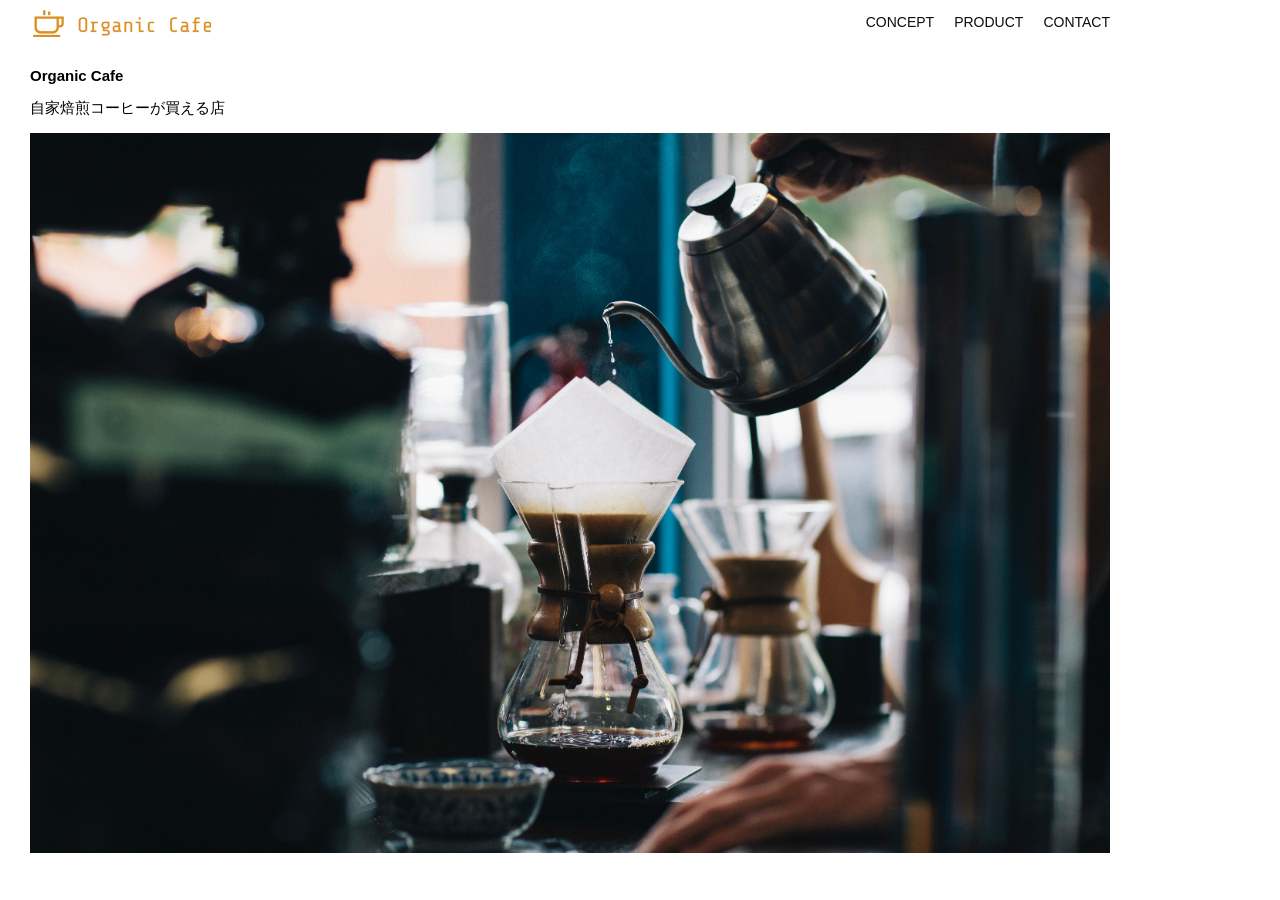
<file: kadai_013/index.html>
<!DOCTYPE html>
<html>
<head>
  <title>Organic Cafe</title>
  <meta charset="UTF-8">
  <meta name="viewport" content="width=device-width, initial-scale=1.0">
  <link rel="stylesheet" href="style.css">
</head>
<body>
  <!-- ヘッダー -->
   <header>
    <!-- ロゴ -->
     <a href="index.html" id="logo">
       <img src="images/logo.png" alt="トップページに戻る">
     </a>

       <!-- PC用ナビゲーション -->
    <nav id="nav-pc">
      <ul>
        <li><a href="index.html#concept">CONCEPT</a></li>
        <li><a href="index.html#product">PRODUCT</a></li>
        <li><a href="index.html#contact">CONTACT</a></li>
      </ul>
    </nav>

    <!-- スマホ用メニューボタン -->
     <button id="menu-sp" onclick="document.getElementById('nav-sp').style.display = 'block'">
      <img src="images/button-menu.png" alt="ナビゲーションを開く">
     </button>

     <!-- スマホ用ナビゲーション -->
      <nav id="nav-sp">
        <ul>
          <li>
            <img id="close" src="images/button-close.png" alt="ナビゲーションを閉じる" onclick="document.getElementById('nav-sp').style.display = 'none'">
          </li>
          <li>
            <a id="logo-sp" href="index.html" onclick="document.getElementById('nav-sp').style.display = 'none'">
              <img src="images/logo-sp.png" alt="トップページに戻る">
            </a>
          </li>
          <li>
            <a class="menu" href="index.html#concept" onclick="document.getElementById('nav-sp').style.display = 'none'">CONCEPT</a>
          </li>
          <li>
            <a class="menu" href="index.html#product" onclick="document.getElementById('nav-sp').style.display = 'none'">PRODUCT</a>
          </li>
          <li>
            <a class="menu" href="index.html#contact" onclick="document.getElementById('nav-sp').style.display = 'none'">CONTACT</a>
          </li>
        </ul>
      </nav>
   </header>
   <main>
    <article>
      <section id="main-visual">
        <div id="main-mesage">
          <h1>Organic Cafe</h1>
          <p>自家焙煎コーヒーが買える店</p>
        </div>
        <img src="images/main-image.jpg" alt="自家焙煎コーヒー">
      </section>
    </article>
   </main>
</body>
</html>
</file>
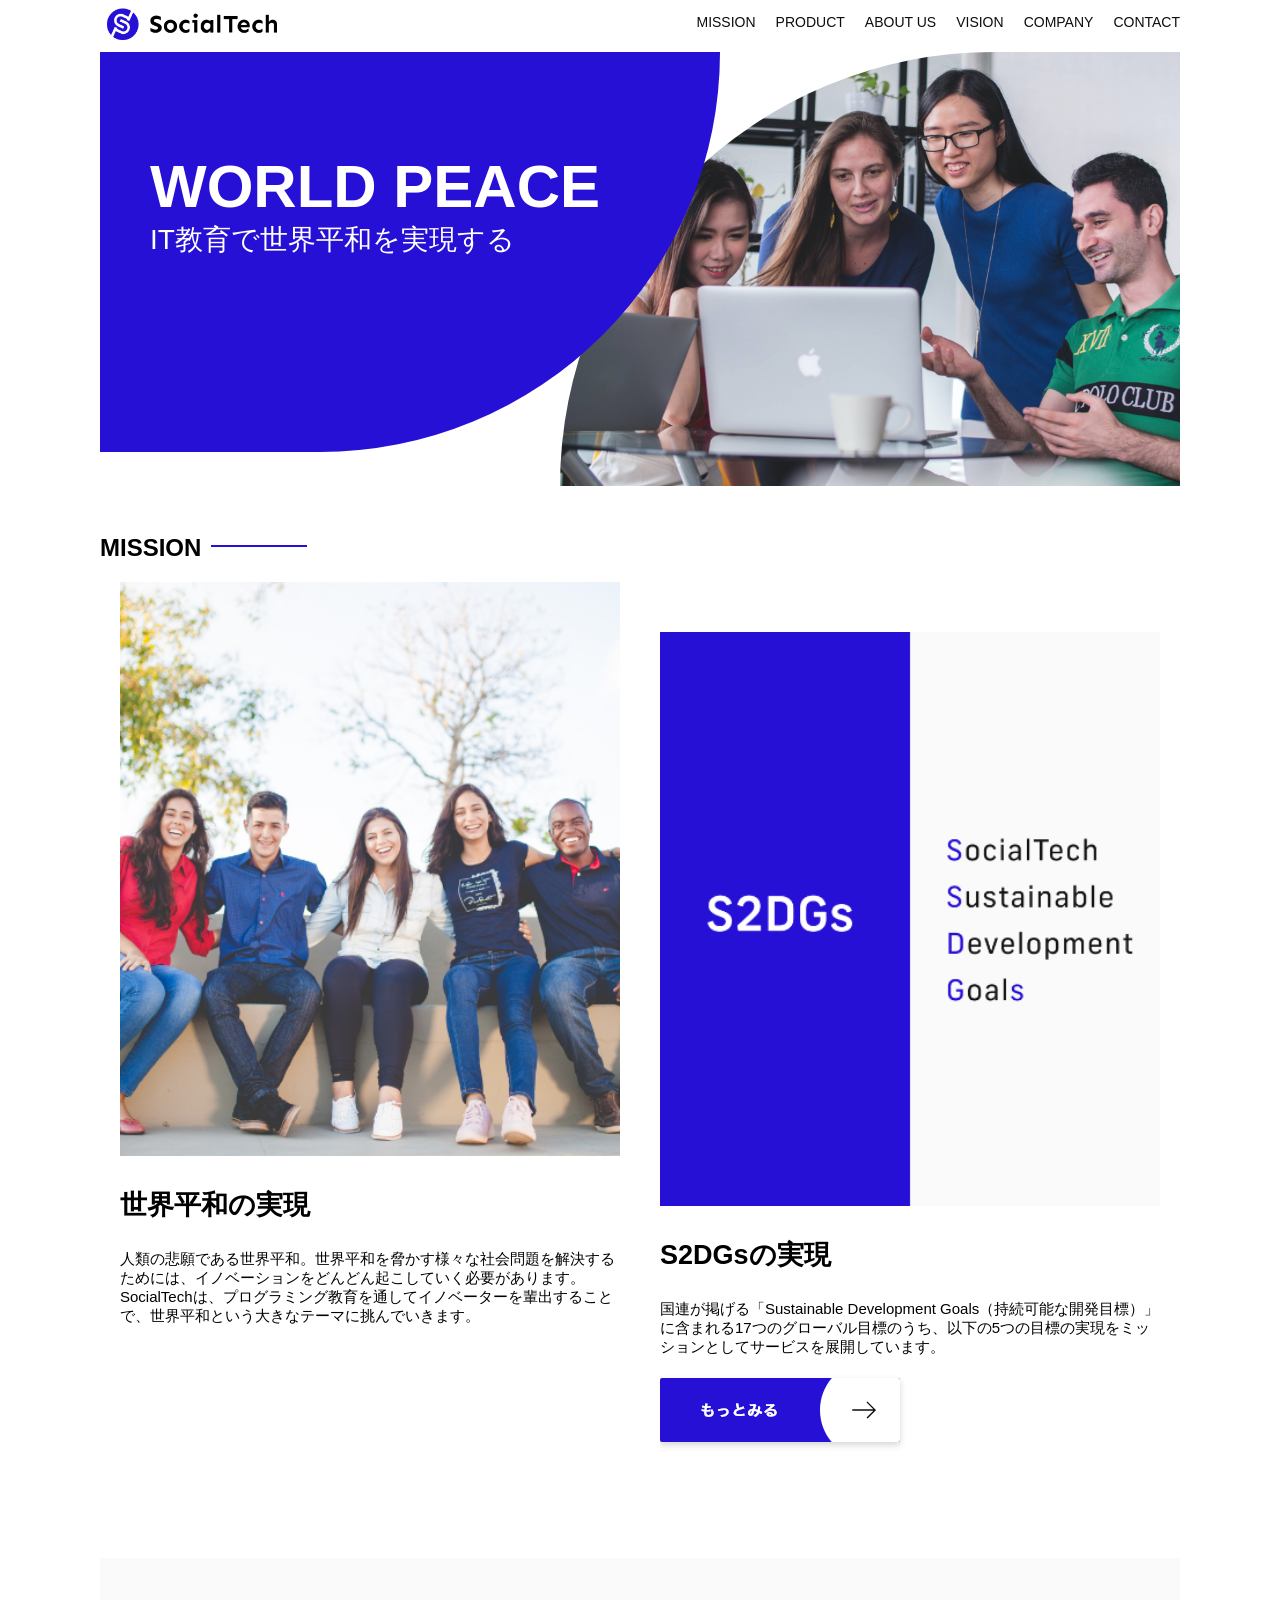
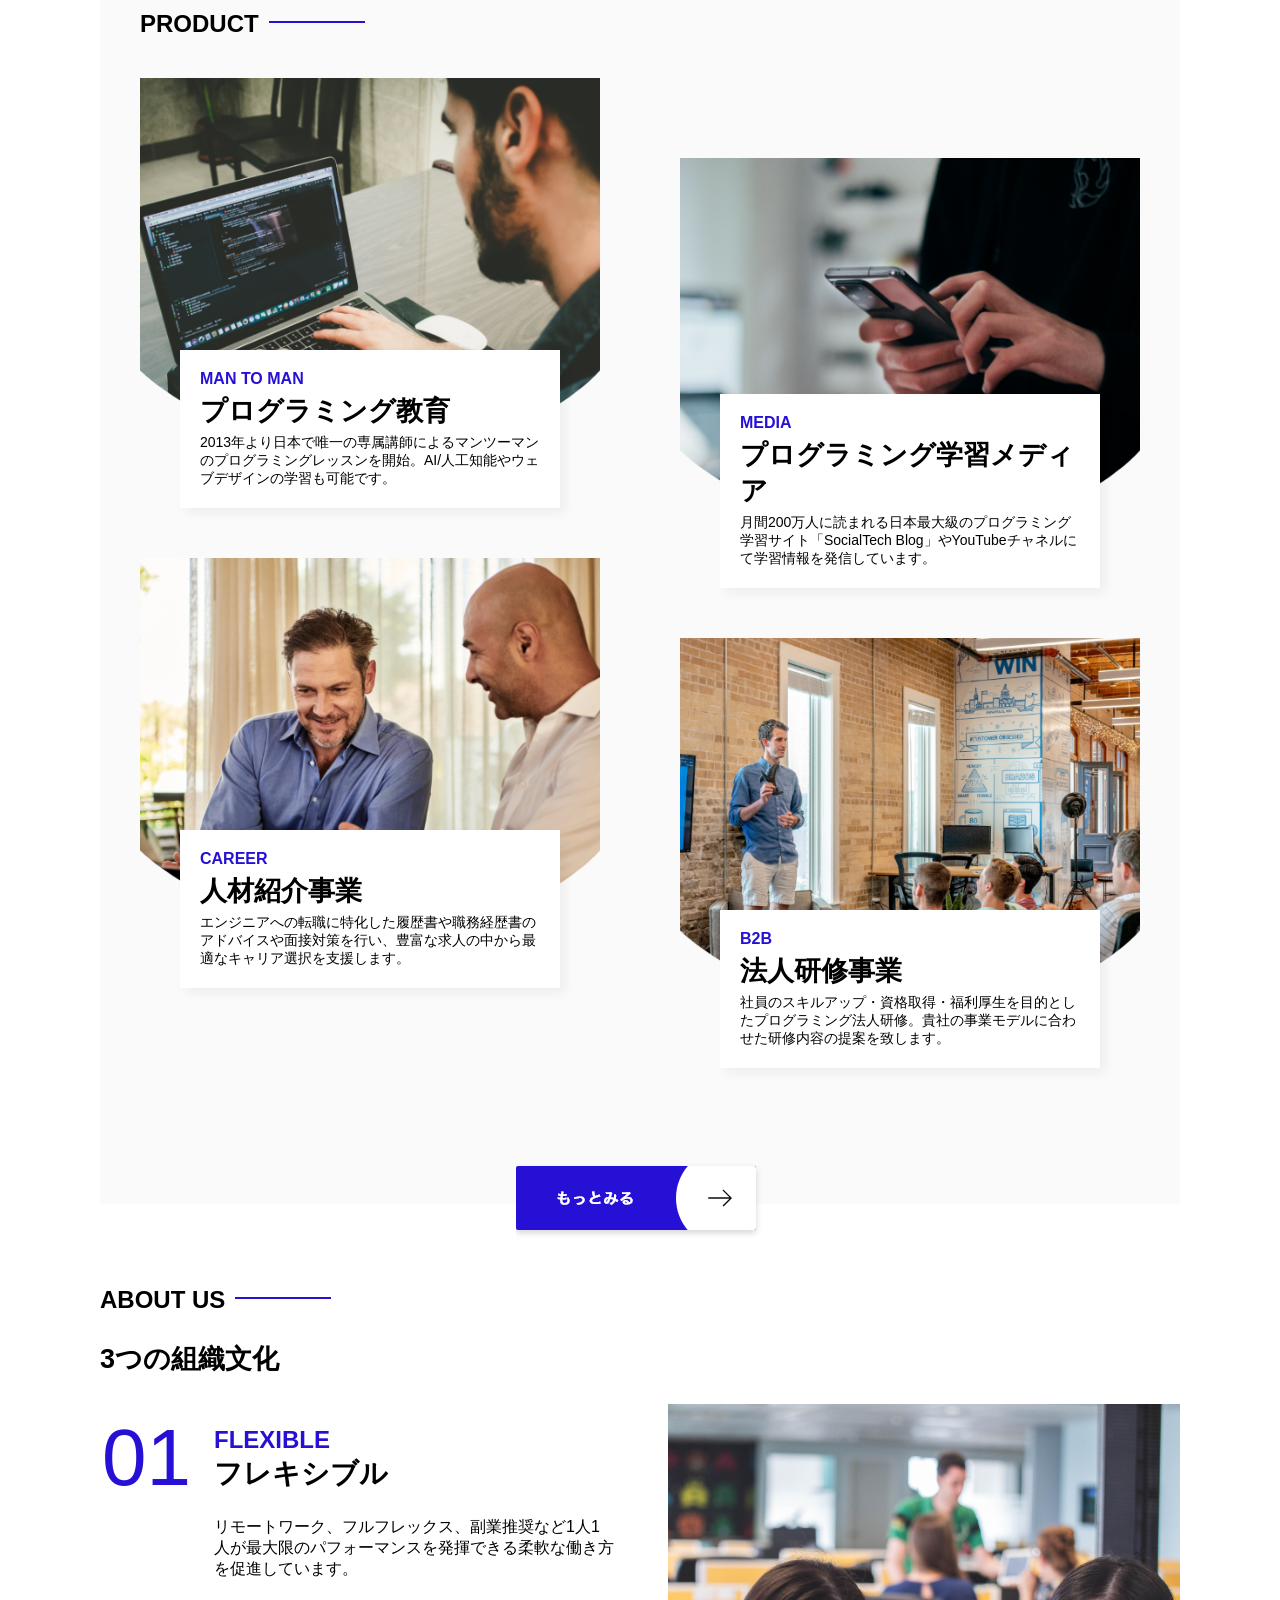
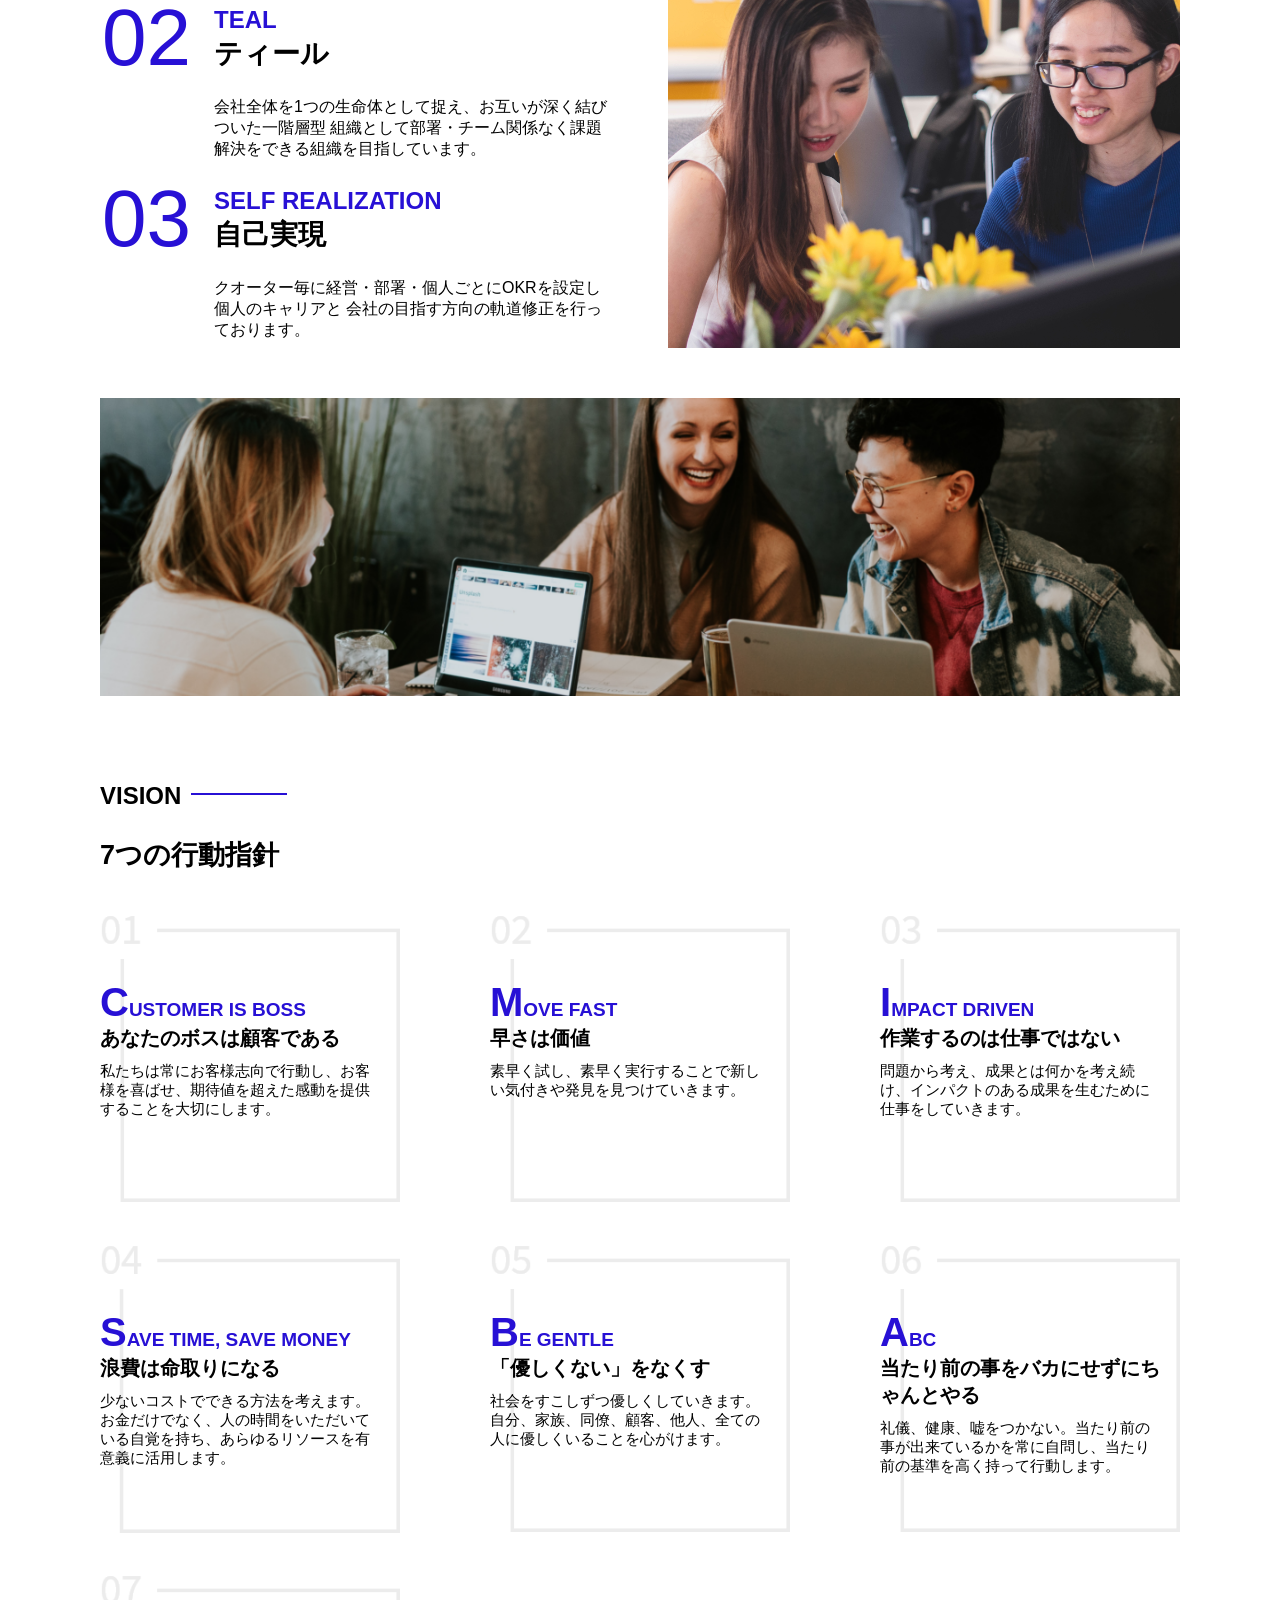
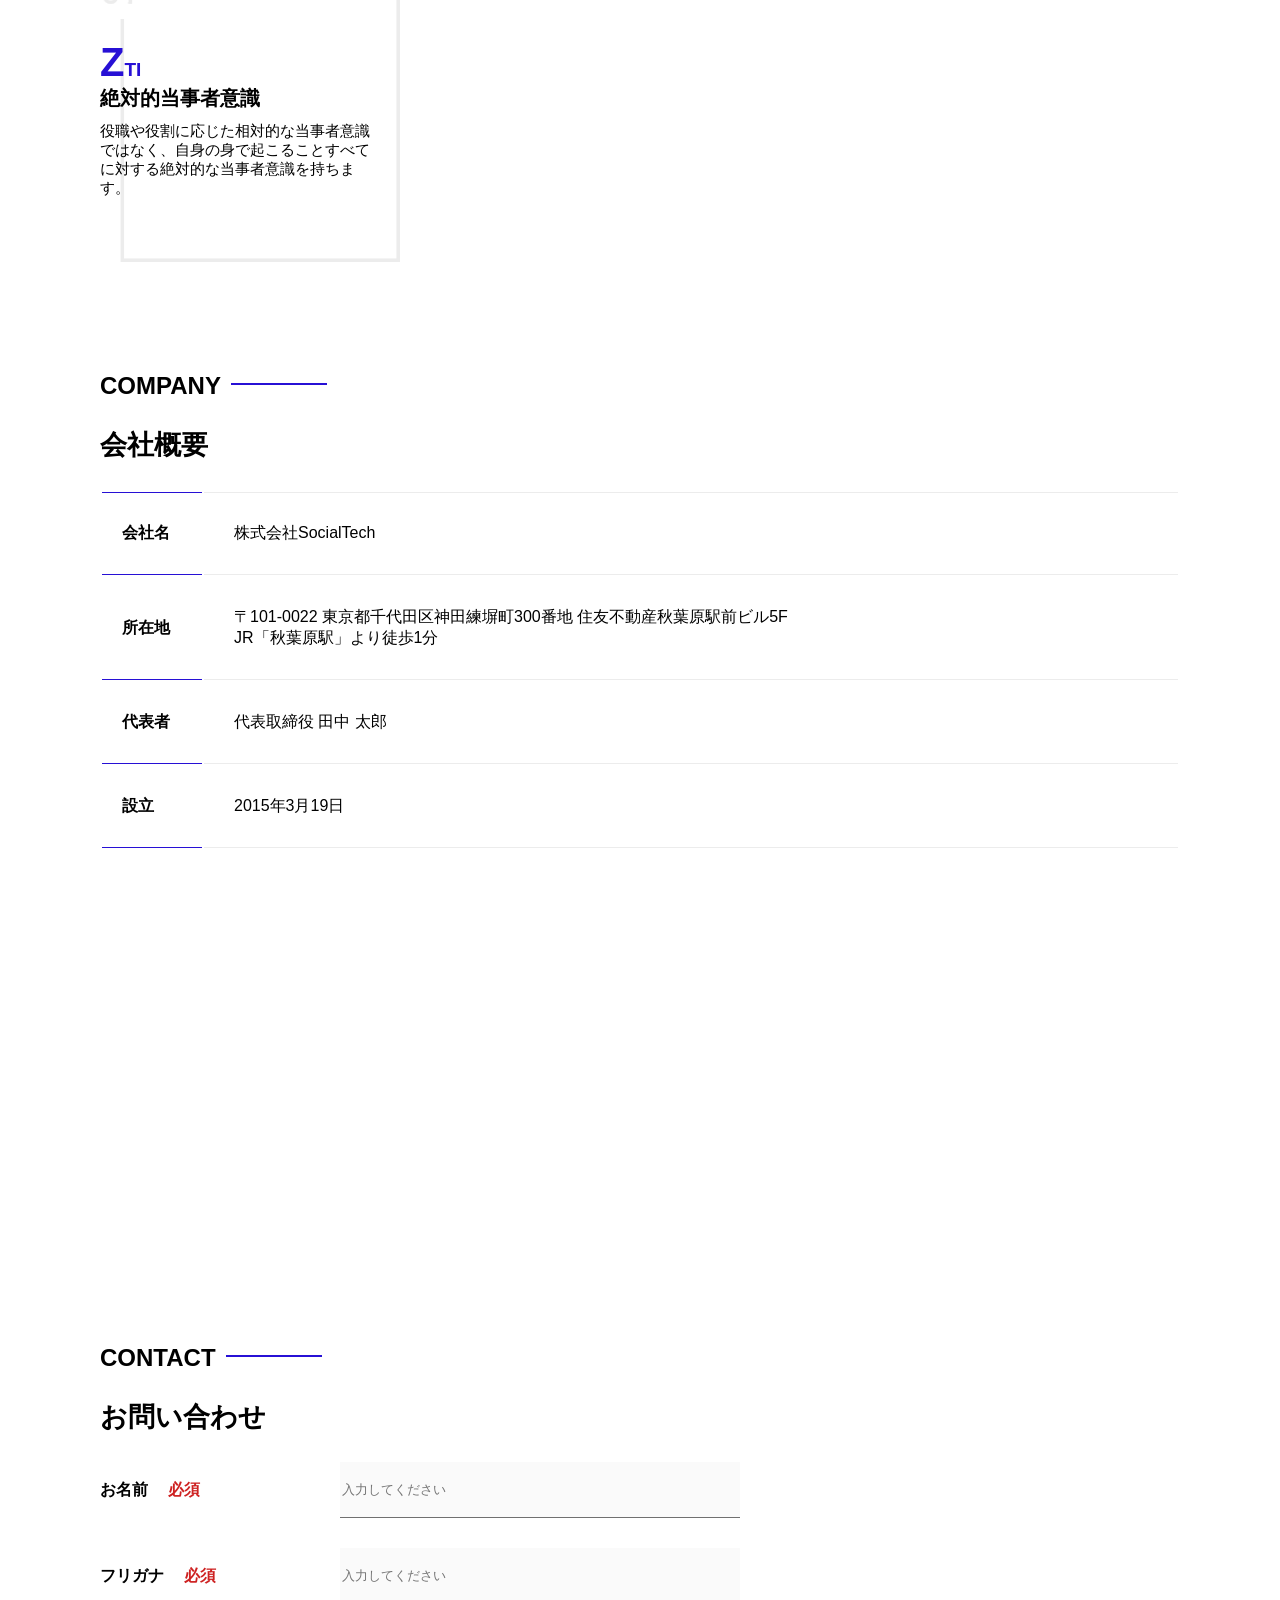
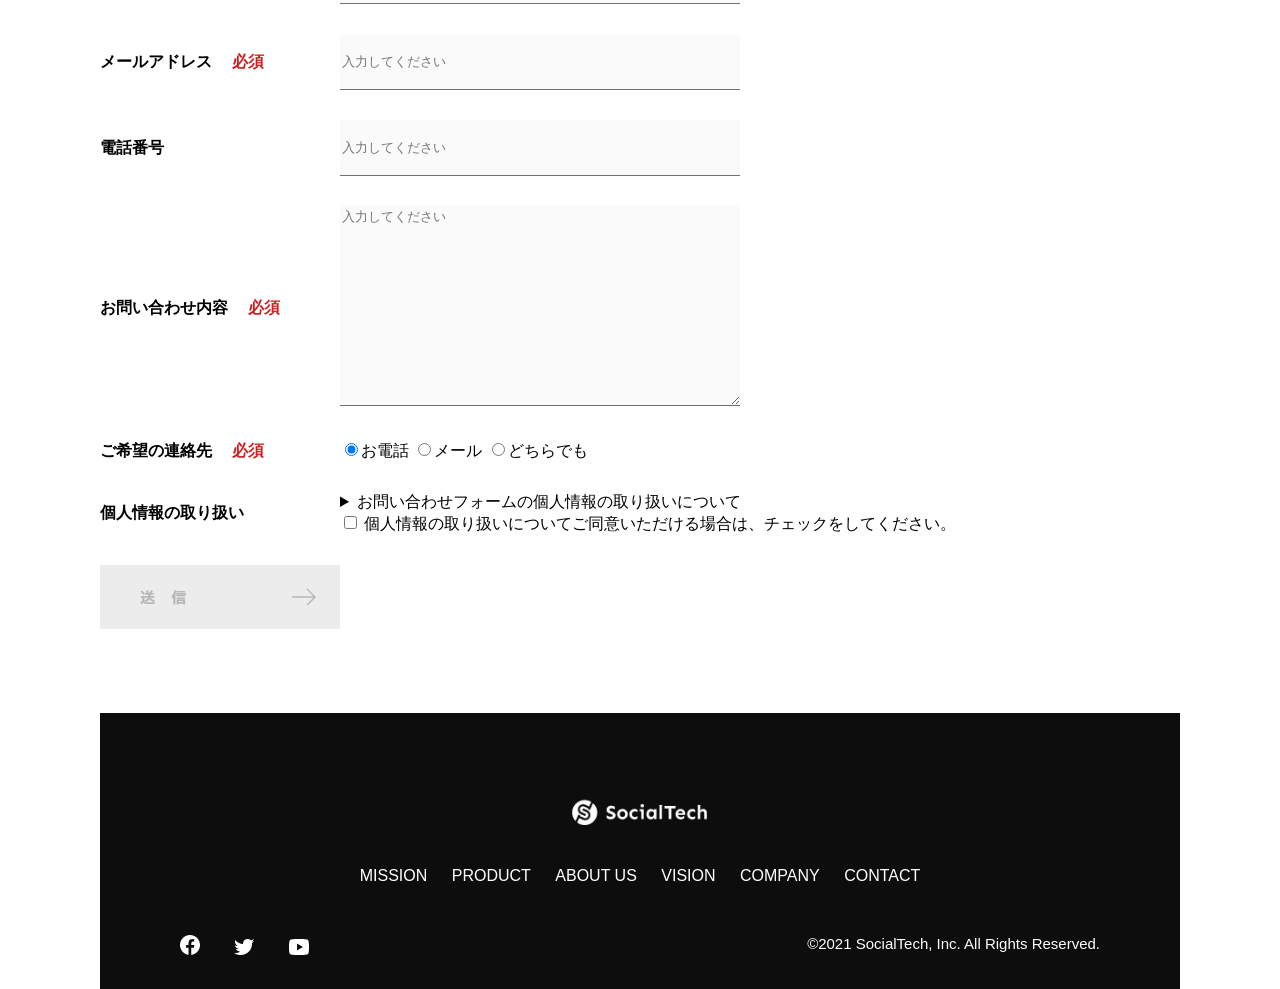
<file: kadai_tutorial_output/index.html>
<!DOCTYPE html>
<html>
  <head>
    <title>SocialTech</title>
    <meta charset="UTF-8">
    <meta name="description" content="SocialTechはEdTech業界のリーディングカンパニーを目指します。">
    <meta name="viewport" content="width=device-width, initial-scale=1.0">
    <link rel="stylesheet" href="style.css">
  </head>
  <body>
    <!-- ヘッダー -->
     <header>
       <!-- ロゴ -->
       <a href="index.html" id="logo">
         <img src="images/logo.png" alt="トップページに戻る">
       </a> 

       <!-- PC用ナビゲーション -->
        <nav id="nav-pc">
          <ul>
            <li><a href="mission.html">MISSION</a></li>
            <li><a href="product.html">PRODUCT</a></li>
            <li><a href="index.html#aboutus">ABOUT US</a></li>
            <li><a href="index.html#vision">VISION</a></li>
            <li><a href="index.html#company">COMPANY</a></li>
            <li><a href="index.html#contact">CONTACT</a></li>
          </ul>
        </nav>

        <!-- スマホ用メニューボタン -->
       <button id="menu-sp" onclick="document.getElementById('nav-sp').style.display = 'block'">
         <img src="images/button-menu.png" alt="ナビゲーションを開く">
       </button>
        <!-- スマホ用ナビゲーション -->
       <div id="nav-sp">
         <button id="close" onclick="document.getElementById('nav-sp').style.display = 'none'">
           <img src="images/button-close.png" alt="ナビゲーションを閉じる">
         </button>
 
         <nav>
           <ul>
             <li>
               <a id="logo-sp" href="index.html" onclick="document.getElementById('nav-sp').style.display = 'none'"><img src="images/logo-sp.png" alt="トップページに戻る"></a>
             </li>
             <li><a class="menu" href="mission.html" onclick="document.getElementById('nav-sp').style.display = 'none'">MISSION</a></li>
             <li><a class="menu" href="product.html" onclick="document.getElementById('nav-sp').style.display = 'none'">PRODUCT</a></li>
             <li><a class="menu" href="index.html#aboutus" onclick="document.getElementById('nav-sp').style.display = 'none'">ABOUT US</a></li>
             <li><a class="menu" href="index.html#vision" onclick="document.getElementById('nav-sp').style.display = 'none'">VISION</a></li>
             <li><a class="menu" href="index.html#company" onclick="document.getElementById('nav-sp').style.display = 'none'">COMPANY</a></li>
             <li><a class="menu" href="index.html#contact" onclick="document.getElementById('nav-sp').style.display = 'none'">CONTACT</a></li>
           </ul>
         </nav>
         <div id="sns">
           <a href="https://www.facebook.com/sejuku2013">
             <img src="images/button-facebook.png" alt="Facebookのリンク">
           </a>
           <a href="https://twitter.com/samuraijuku">
             <img src="images/button-twitter.png" alt="Twitterのリンク">
           </a>
           <a href="https://www.youtube.com/channel/UCCFOQO5aDK0xXam4cUQXT8g">
             <img src="images/button-youtube.png" alt="YouTubeのリンク">
           </a>
         </div>
       </div>
     </header>
     <main>
      <article>
        <!-- メインビジュアル -->
         <section id="main-visual">
          <div id="main-message">
              <h1>WORLD PEACE</h1>
              <p>IT教育で世界平和を実現する</p>
          </div>
          <img src="images/index/index-main.png" alt="PCの周りに集まる多国籍の仲間たち">
         </section>
         <!--ミッション-->
         <section id="mission">
          <h2 class="index-h2">MISSION</h2>
          <div id="mission-flex">
             <div>
               <img id="mission-photo" src="images/index/index-mission.png" alt="屋外のベンチで写真を撮影する多国籍の仲間たち">
               <h3>世界平和の実現</h3>
               <p>
                 人類の悲願である世界平和。世界平和を脅かす様々な社会問題を解決するためには、イノベーションをどんどん起こしていく必要があります。SocialTechは、プログラミング教育を通してイノベーターを輩出することで、世界平和という大きなテーマに挑んでいきます。
               </p>
             </div>
             <div>
              <img id="s2dgs" src="images/index/s2dgs.png" alt="S2DGs">
              <h3>S2DGsの実現</h3>
              <p>国連が掲げる「Sustainable Development Goals（持続可能な開発目標）」に含まれる17つのグローバル目標のうち、以下の5つの目標の実現をミッションとしてサービスを展開しています。</p>
              <a href="mission.html">
                <img src="images/button-more.png" alt="もっとみる">
              </a>
             </div>
          </div>
         </section>
        <!-- プロダクト -->
      <section id="product">
       <h2 class="index-h2">PRODUCT</h2>
        <div class="product-flex">
         <div id="product-left">
             <div>
               <img class="product-photo" src="images/index/index-mantoman.png" alt="PCでコードを書く男性">
               <div class="product-explain">
                 <span>MAN TO MAN</span>
                 <h3>プログラミング教育</h3>
                 <p>2013年より日本で唯一の専属講師によるマンツーマンのプログラミングレッスンを開始。AI/人工知能やウェブデザインの学習も可能です。</p>
               </div>
             </div>
             <div>
               <img class="product-photo" src="images/index/index-career.png" alt="笑顔で話し合う2人の男性">
               <div class="product-explain">
                 <span>CAREER</span>
                 <h3>人材紹介事業</h3>
                 <p>エンジニアへの転職に特化した履歴書や職務経歴書のアドバイスや面接対策を行い、豊富な求人の中から最適なキャリア選択を支援します。</p>
               </div>
             </div>
         </div>
         <div id="product-right">
          <div>
              <img class="product-photo" src="images/index/index-media.png" alt="スマートフォンを操作する人">
              <div class="product-explain">
                <span>MEDIA</span>
                <h3>プログラミング学習メディア</h3>
                <p>月間200万人に読まれる日本最大級のプログラミング学習サイト「SocialTech Blog」やYouTubeチャネルにて学習情報を発信しています。</p>
              </div>
            </div>
            <div>
              <img class="product-photo" src="images/index/index-b2b.png" alt="講演中の男性とそれを聴く人々">
              <div class="product-explain">
                <span>B2B</span>
                <h3>法人研修事業</h3>
                <p>社員のスキルアップ・資格取得・福利厚生を目的としたプログラミング法人研修。貴社の事業モデルに合わせた研修内容の提案を致します。</p>
              </div>
            </div>
          </div>
        </div>
        <div id="product-more">
          <a href="product.html">
            <img src="images/button-more.png" alt="もっとみる">
          </a>
         </div>
     </section>
     <!-- ABOUT US -->
       <section id="aboutus">
         <h2 class="index-h2">ABOUT US</h2>
         <h3>3つの組織文化</h3>
         <div>
          <table class="culture-table">
            <tr>
              <td class="culture-num">01</td>
              <th><span class="culture-en">FLEXIBLE</span><br>フレキシブル</th>
            </tr>
            <tr>
              <td>
                <!--空のセル-->
              </td>
              <td class="culture-description">リモートワーク、フルフレックス、副業推奨など1人1人が最大限のパフォーマンスを発揮できる柔軟な働き方を促進しています。</td>
            </tr>
            <tr>
              <td class="culture-num">02</td>
              <th><span class="culture-en">TEAL</span><br>ティール</th>
            </tr>
            <tr>
              <td>
                <!--空のセル-->
              </td>
              <td class="culture-description">会社全体を1つの生命体として捉え、お互いが深く結びついた一階層型 組織として部署・チーム関係なく課題解決をできる組織を目指しています。</td>
            </tr>
            <tr>
              <td class="culture-num">03</td>
              <th><span class="culture-en">SELF REALIZATION</span><br>自己実現</th>
            </tr>
            <tr>
              <td>
                <!--空のセル-->
              </td>
              <td class="culture-description">クオーター毎に経営・部署・個人ごとにOKRを設定し個人のキャリアと 会社の目指す方向の軌道修正を行っております。</td>
            </tr>
          </table>
           <img class="culture-img" src="images/index/index-aboutus1.png" alt="笑顔で話し合う2人の女性">
         </div>
         <img class="culture-img2" src="images/index/index-aboutus2.png" alt="笑顔で話し合う3人の男女">
       </section>
       <!-- VISION -->
      <section id="vision">
        <h2 class="index-h2">VISION</h2>
        <h3>7つの行動指針</h3>
        <div>
              <div class="vision-box">
               <img src="images/index/vision-01.png" alt="01">
               <div>
                 <h4>CUSTOMER IS BOSS</h4>
                 <h5>あなたのボスは顧客である</h5>
                 <p>私たちは常にお客様志向で行動し、お客様を喜ばせ、期待値を超えた感動を提供することを大切にします。</p>
               </div>
             </div>
               <div class="vision-box">
               <img src="images/index/vision-02.png" alt="02">
               <div>
                 <h4>MOVE FAST</h4>
                 <h5>早さは価値</h5>
                 <p>素早く試し、素早く実行することで新しい気付きや発見を見つけていきます。</p>
               </div>
             </div>
             <div class="vision-box">
               <img src="images/index/vision-03.png" alt="03">
               <div>
                 <h4>IMPACT DRIVEN</h4>
                 <h5>作業するのは仕事ではない</h5>
                 <p>問題から考え、成果とは何かを考え続け、インパクトのある成果を生むために仕事をしていきます。</p>
               </div>
             </div>
             <div class="vision-box">
               <img src="images/index/vision-04.png" alt="04">
               <div>
                 <h4>SAVE TIME, SAVE MONEY</h4>
                 <h5>浪費は命取りになる</h5>
                 <p>少ないコストでできる方法を考えます。お金だけでなく、人の時間をいただいている自覚を持ち、あらゆるリソースを有意義に活用します。</p>
               </div>
             </div>
             <div class="vision-box">
               <img src="images/index/vision-05.png" alt="05">
               <div>
                 <h4>BE GENTLE</h4>
                 <h5>「優しくない」をなくす</h5>
                 <p>社会をすこしずつ優しくしていきます。自分、家族、同僚、顧客、他人、全ての人に優しくいることを心がけます。</p>
               </div>
             </div>
             <div class="vision-box">
               <img src="images/index/vision-06.png" alt="06">
               <div>
                 <h4>ABC</h4>
                 <h5>当たり前の事をバカにせずにちゃんとやる</h5>
                 <p>礼儀、健康、嘘をつかない。当たり前の事が出来ているかを常に自問し、当たり前の基準を高く持って行動します。</p>
               </div>
             </div>
             <div class="vision-box">
               <img src="images/index/vision-07.png" alt="07">
               <div>
                 <h4>ZTI</h4>
                 <h5>絶対的当事者意識</h5>
                 <p>役職や役割に応じた相対的な当事者意識ではなく、自身の身で起こることすべてに対する絶対的な当事者意識を持ちます。</p>
               </div>
             </div>
        </div>
      </section>
      <!-- COMPANY -->
      <section id="company">
        <h2 class="index-h2">COMPANY</h2>
        <h3>会社概要</h3>
           <table id="company-table">
             <tr>
               <th class="tableheader tableheader-first">会社名</th>
               <td class="cell cell-first">株式会社SocialTech</td>
             </tr>
             <tr>
               <th class="tableheader">所在地</th>
               <td class="cell">〒101-0022 東京都千代田区神田練塀町300番地 住友不動産秋葉原駅前ビル5F<br>JR「秋葉原駅」より徒歩1分</td>
             </tr>
             <tr>
               <th class="tableheader">代表者</th>
               <td class="cell">代表取締役 田中 太郎</td>
             </tr>
             <tr>
               <th class="tableheader">設立</th>
               <td class="cell">2015年3月19日</td>
             </tr>
           </table>
  <iframe 
 src="https://www.google.com/maps/embed?pb=!1m18!1m12!1m3!1d3240.0688551336807!2d139.7720776771055!3d35.69992317258124!2m3!1f0!2f0!3f0!3m2!1i1024!2i768!4f13.1!3m3!1m2!1s0x60188fee13660e23%3A0x77137876edf742ac!2z5L2P5Y-L5LiN5YuV55Sj56eL6JGJ5Y6f6aeF5YmN44OT44Or!5e0!3m2!1sja!2sjp!4v1704858013291!5m2!1sja!2sjp" 
 style="border: 0" allowfullscreen="" loading="lazy">
 </iframe> 
      </section>
      <!-- お問い合わせフォーム -->
      <section id="contact">
        <h2 class="index-h2">CONTACT</h2>
        <h3>お問い合わせ</h3>
        <form>
          <div>
            <div class="contact-heading">
              <label class="contact-label">お名前<span class="contact-span">必須</span></label>
            </div>
            <div>
              <input type="text" name="name" placeholder="入力してください" class="contact-textbox">
            </div>
          </div>
          <div>
            <div class="contact-heading">
              <label class="contact-label">フリガナ<span class="contact-span">必須</span></label>
            </div>
            <div>
              <input type="text" name="hurigana" placeholder="入力してください" class="contact-textbox">
            </div>
          </div>
          <div>
            <div class="contact-heading">
              <label class="contact-label">メールアドレス<span class="contact-span">必須</span></label>
            </div>
            <div>
              <input type="text" name="email" placeholder="入力してください" class="contact-textbox">
            </div>
          </div>
          <div>
            <div class="contact-heading">
              <label class="contact-label">電話番号</label>
            </div>
            <div>
              <input type="text" name="tel" placeholder="入力してください" class="contact-textbox">
            </div>
          </div>
          <div>
            <div class="contact-heading">
              <label class="contact-label">お問い合わせ内容<span class="contact-span">必須</span></label>
            </div>
            <div>
              <textarea class="contact-textarea" placeholder="入力してください" name="message"></textarea>
            </div>
          </div>
          <div>
            <div class="contact-heading">
              <label class="contact-label">ご希望の連絡先<span class="contact-span">必須</span></label>
            </div>
            <div>
              <input class="radiobutton" type="radio" value="tel" name="contact" checked><label>お電話</label>
              <input class="radiobutton" type="radio" value="mail" name="contact"><label>メール</label>
              <input class="radiobutton" type="radio" value="both" name="contact"><label>どちらでも</label>
            </div>
          </div>
            <div>
               <div class="contact-heading">
                 <label class="contact-label">個人情報の取り扱い</label>
               </div>
               <div>
                 <details>
                   <summary>お問い合わせフォームの個人情報の取り扱いについて</summary>
                   <div>
                     <dl>
                       <dt>１．組織の名称又は氏名</dt>
                       <dd>株式会社SocialTech</dd>
                       <dt>２．個人情報保護管理者（若しくはその代理人）の氏名又は職名、所属及び連絡先</dt>
                       <dd>
                         <p>鈴木 一郎 コーポレート部</p>
                         <p>メールアドレス：samurai@example.com</p>
                         <p>TEL：03-1234-5678</p>
                       </dd>
                       <dt>３．個人情報の利用目的</dt>
                       <dd>
                         <ul>
                           <li>本サービス及び本サービスに関連する情報の提供又はそれらに関する連絡のため</li>
                           <li>ユーザーの本人確認のため</li>
                           <li>当社サービスのご案内のため</li>
                           <li>当社の商品等の広告または宣伝（電子メールによるものを含むものとします。）</li>
                         </ul>
                       </dd>
                       <dt>４．個人情報の取り扱い業務の委託</dt>
                       <dd>個人情報の取扱業務の全部または一部を外部に業務委託する場合があります。その際、弊社は、個人情報を適切に保護できる管理体制を敷き実行していることを条件として委託先を厳選したうえで、機密保持契約を委託先と締結し、お客様の個人情報を厳密に管理させます。</dd>
                       <dt>５．個人情報の開示等の請求</dt>
                       <dd>
                         お客様は、弊社に対してご自身の個人情報の開示等（利用目的の通知、開示、内容の訂正・追加・削除、利用の停止または消去、第三者への提供の停止）に関して、当社問合わせ窓口に申し出ることができます。<br>
                         その際、弊社はお客様ご本人を確認させていただいたうえで、合理的な期間内に対応いたします。<br>
                         なお、個人情報に関する弊社問合わせ先は、次の通りです。
                       </dd>
                       <dd>
                         <p>株式会社SocialTech　個人情報問合せ窓口</p>
                         <p>〒150-0043　東京都千代田区神田練塀町300番地 住友不動産秋葉原駅前ビル5F</p>
                         <p>メールアドレス：samurai@example.com　TEL：03-1234-5678</p>
                       </dd>
 
                       <dt>６．個人情報を提供されることの任意性について</dt>
                       <dd>お客様がご自身の個人情報を弊社に提供されるか否かは、お客様のご判断によりますが、もしご提供されない場合には、適切なサービスが提供できない場合がありますので予めご了承ください。</dd>
                     </dl>
                   </div>
                 </details>
                 <input type="checkbox" name="agree">
                 <span>個人情報の取り扱いについてご同意いただける場合は、チェックをしてください。</span>
               </div>
             </div>
              <input type="image" src="images/button-submit.png" alt="送信する">
        </form>
      </section>
      </article>
     </main>

     <footer>
      <div id="footer-logo">
        <img src="images/logo-sp.png" alt="SocialTech">
      </div>
      <div id="footer-link">
        <a href="mission.html">MISSION</a>
        <a href="product.html">PRODUCT</a>
        <a href="index.html#aboutus">ABOUT US</a>
        <a href="index.html#vision">VISION</a>
        <a href="index.html#company">COMPANY</a>
        <a href="index.html#contact">CONTACT</a>
      </div>
       <div id="sns-footer">
         <div class="sns-btns">
           <a href="https://www.facebook.com/sejuku2013"><img src="images/button-facebook.png" alt="Facebookのリンク"></a>
           <a href="https://twitter.com/samuraijuku"><img src="images/button-twitter.png" alt="Twitterのリンク"></a>
           <a href="https://www.youtube.com/channel/UCCFOQO5aDK0xXam4cUQXT8g"><img src="images/button-youtube.png" alt="YouTubeのリンク"></a>
         </div>
         <p id="copyright">&copy;2021 SocialTech, Inc. All Rights Reserved.</p>
       </div>
    </footer>
  </body>
</html>
</file>
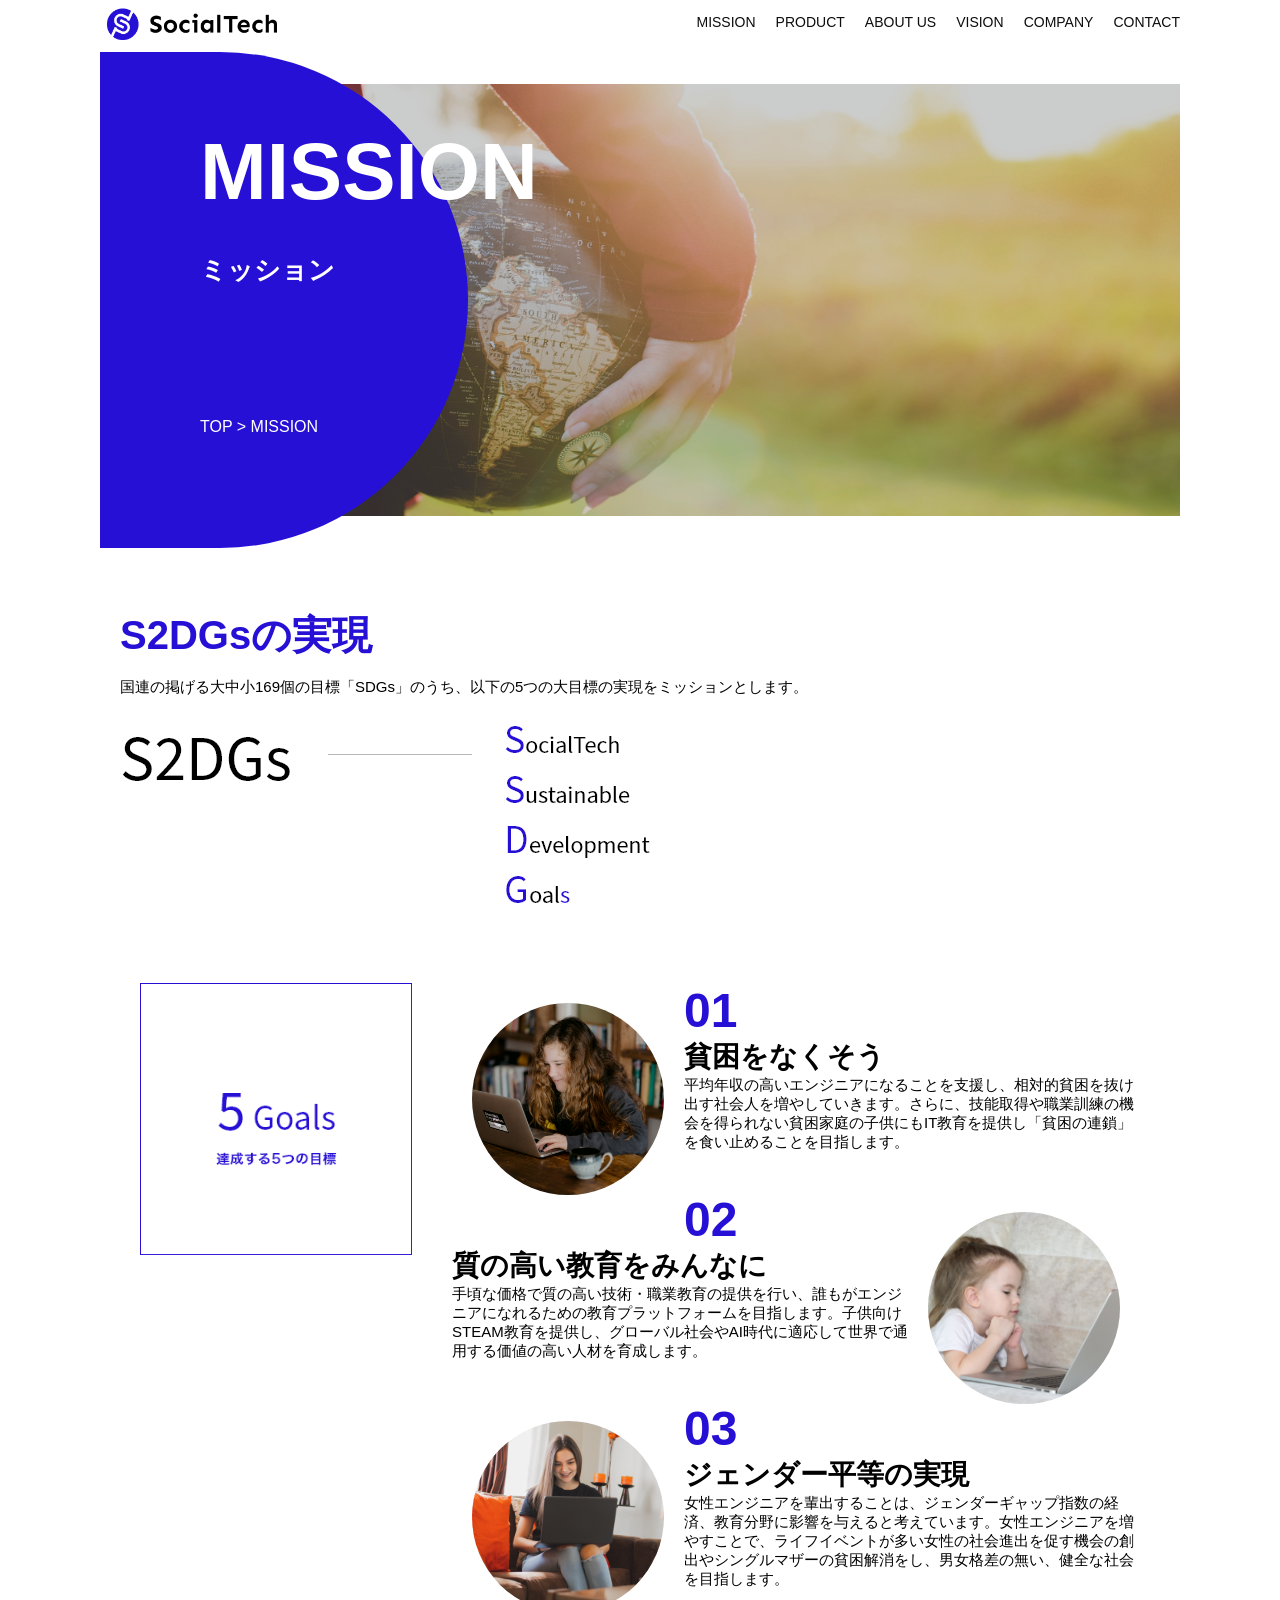
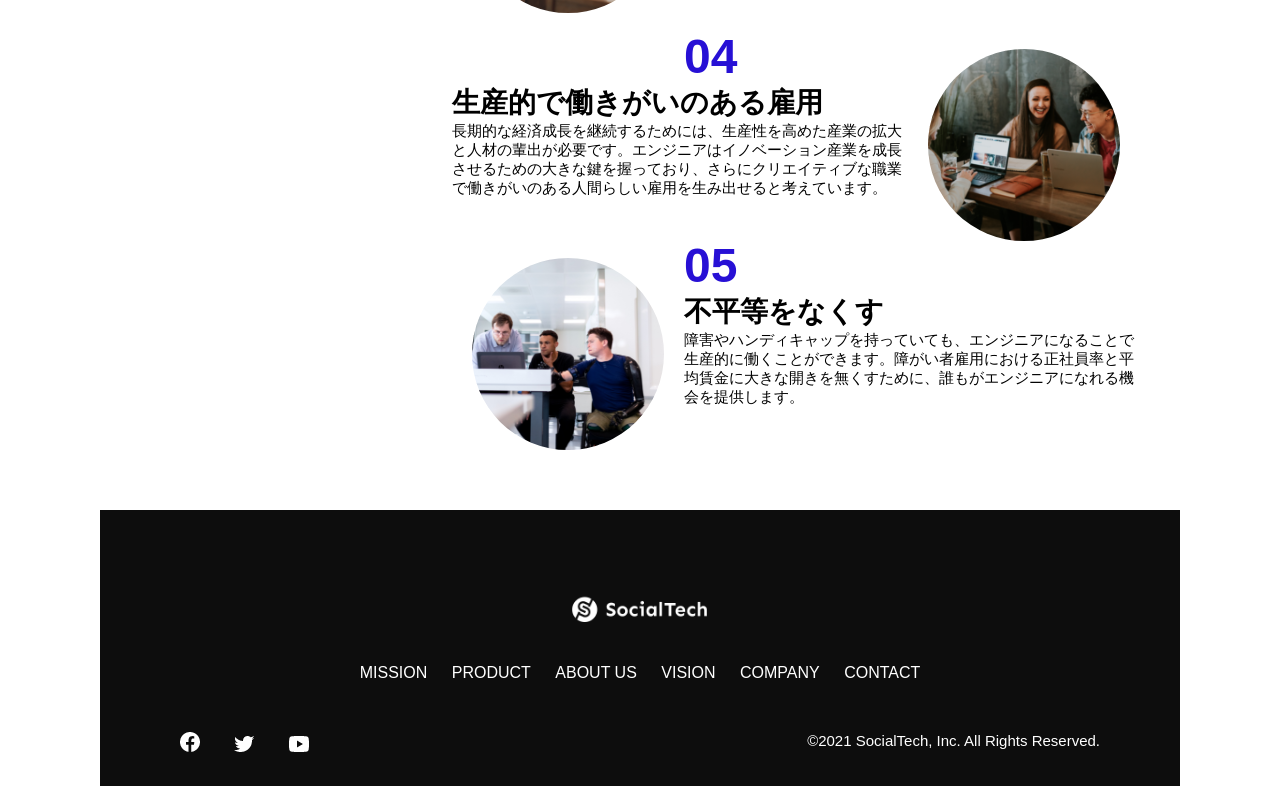
<file: kadai_tutorial_output/mission.html>
<!DOCTYPE html>
<html>
  <head>
     <title>SocialTech - MISSION ミッション -</title>
    <meta charset="utf-8">
    <meta name="description" content="SocialTechが目指す5つの目標（S2DGs）を紹介します">
    <meta name="viewport" content="width=device-width, initial-scale=1.0">
    <link rel="stylesheet" href="style.css">
  </head>

  <body>
    <!-- ヘッダー -->
    <header>
      <!-- ロゴ -->
      <a href="index.html" id="logo">
        <img src="images/logo.png" alt="トップページに戻る">
      </a>

      <!-- PC用ナビゲーション -->
      <nav id="nav-pc">
        <ul>
          <li><a href="mission.html">MISSION</a></li>
          <li><a href="product.html">PRODUCT</a></li>
          <li><a href="index.html#aboutus">ABOUT US</a></li>
          <li><a href="index.html#vision">VISION</a></li>
          <li><a href="index.html#company">COMPANY</a></li>
          <li><a href="index.html#contact">CONTACT</a></li>
        </ul>
      </nav>

      <!-- スマホ用メニューボタン -->
      <button id="menu-sp" onclick="document.getElementById('nav-sp').style.display = 'block'">
        <img src="images/button-menu.png" alt="ナビゲーションを開く">
      </button>

      <!-- スマホ用ナビゲーション -->
      <div id="nav-sp">
        <button id="close" onclick="document.getElementById('nav-sp').style.display = 'none'">
          <img src="images/button-close.png" alt="ナビゲーションを閉じる">
        </button>

        <nav>
          <ul>
            <li>
              <a id="logo-sp" href="index.html" onclick="document.getElementById('nav-sp').style.display = 'none'"><img src="images/logo-sp.png" alt="トップページに戻る"></a>
            </li>
            <li><a class="menu" href="mission.html" onclick="document.getElementById('nav-sp').style.display = 'none'">MISSION</a></li>
            <li><a class="menu" href="product.html" onclick="document.getElementById('nav-sp').style.display = 'none'">PRODUCT</a></li>
            <li><a class="menu" href="index.html#aboutus" onclick="document.getElementById('nav-sp').style.display = 'none'">ABOUT US</a></li>
            <li><a class="menu" href="index.html#vision" onclick="document.getElementById('nav-sp').style.display = 'none'">VISION</a></li>
            <li><a class="menu" href="index.html#company" onclick="document.getElementById('nav-sp').style.display = 'none'">COMPANY</a></li>
            <li><a class="menu" href="index.html#contact" onclick="document.getElementById('nav-sp').style.display = 'none'">CONTACT</a></li>
          </ul>
        </nav>
        <div id="sns">
          <a href="https://www.facebook.com/sejuku2013">
            <img src="images/button-facebook.png" alt="Facebookのリンク">
          </a>
          <a href="https://twitter.com/samuraijuku">
            <img src="images/button-twitter.png" alt="Twitterのリンク">
          </a>
          <a href="https://www.youtube.com/channel/UCCFOQO5aDK0xXam4cUQXT8g">
            <img src="images/button-youtube.png" alt="YouTubeのリンク">
          </a>
        </div>
      </div>
    </header>

    <main>
      <article>
         <section id="mission-main">
           <div class="mission-main-inner">
             <div id="mission-title">
               <h1>MISSION<br><span>ミッション</span></h1>
               <p>TOP > MISSION</p>
             </div>
           </div>
         </section>
          <section id="mission-s2dgs">
            <h2 class="mission-h2">S2DGsの実現</h2>
            <p>国連の掲げる大中小169個の目標「SDGs」のうち、以下の5つの大目標の実現をミッションとします。</p>
            <img src="images/mission/mission-s2dgs.png" alt="S2DGs">
          </section>
          <section id="mission-five-goals">
           <div class="five-goals-image">
             <img src="images/mission/mission-5goals.png" alt="5Goals">
           </div>
           <div class="five-goals-read">
             <div>
               <img class="fivegoals-image-left" src="images/mission/mission-5goals01.png" alt="PCを操作する女の子">
               <span class="fivegoals-number">01</span>
               <h3 class="fivegoals-h3">貧困をなくそう</h3>
               <p class="fivegoals-p">平均年収の高いエンジニアになることを支援し、相対的貧困を抜け出す社会人を増やしていきます。さらに、技能取得や職業訓練の機会を得られない貧困家庭の子供にもIT教育を提供し「貧困の連鎖」を食い止めることを目指します。</p>
             </div>
             <div>
               <img class="fivegoals-image-right" src="images/mission/mission-5goals02.png" alt="PCを見つめる小さい女の子">
               <span class="fivegoals-number">02</span>
               <h3 class="fivegoals-h3">質の高い教育をみんなに</h3>
               <p class="fivegoals-p">手頃な価格で質の高い技術・職業教育の提供を行い、誰もがエンジニアになれるための教育プラットフォームを目指します。子供向けSTEAM教育を提供し、グローバル社会やAI時代に適応して世界で通用する価値の高い人材を育成します。</p>
             </div>
             <div>
               <img class="fivegoals-image-left" src="images/mission/mission-5goals03.png" alt="PCを操作する女性">
               <span class="fivegoals-number">03</span>
               <h3 class="fivegoals-h3">ジェンダー平等の実現</h3>
               <p class="fivegoals-p">女性エンジニアを輩出することは、ジェンダーギャップ指数の経済、教育分野に影響を与えると考えています。女性エンジニアを増やすことで、ライフイベントが多い女性の社会進出を促す機会の創出やシングルマザーの貧困解消をし、男女格差の無い、健全な社会を目指します。</p>
             </div>
             <div>
               <img class="fivegoals-image-right" src="images/mission/mission-5goals04.png" alt="笑顔で話し合う3人の男女">
               <span class="fivegoals-number">04</span>
               <h3 class="fivegoals-h3">生産的で働きがいのある雇用</h3>
               <p class="fivegoals-p">長期的な経済成長を継続するためには、生産性を高めた産業の拡大と人材の輩出が必要です。エンジニアはイノベーション産業を成長させるための大きな鍵を握っており、さらにクリエイティブな職業で働きがいのある人間らしい雇用を生み出せると考えています。</p>
             </div>
             <div>
               <img class="fivegoals-image-left" src="images/mission/mission-5goals05.png" alt="障害を持つ男性が生き生きと働く様子">
               <span class="fivegoals-number">05</span>
               <h3 class="fivegoals-h3">不平等をなくす</h3>
               <p class="fivegoals-p">障害やハンディキャップを持っていても、エンジニアになることで生産的に働くことができます。障がい者雇用における正社員率と平均賃金に大きな開きを無くすために、誰もがエンジニアになれる機会を提供します。</p>
             </div>
           </div>
         </section>
      </article>
    </main>

    <footer>
      <div id="footer-logo">
        <img src="images/logo-sp.png" alt="SocialTech">
      </div>
      <div id="footer-link">
        <a href="mission.html">MISSION</a>
        <a href="product.html">PRODUCT</a>
        <a href="index.html#aboutus">ABOUT US</a>
        <a href="index.html#vision">VISION</a>
        <a href="index.html#company">COMPANY</a>
        <a href="index.html#contact">CONTACT</a>
      </div>
      <div id="sns-footer">
        <div class="sns-btns">
          <a href="https://www.facebook.com/sejuku2013"><img src="images/button-facebook.png" alt="Facebookのリンク"></a>
          <a href="https://twitter.com/samuraijuku"><img src="images/button-twitter.png" alt="Twitterのリンク"></a>
          <a href="https://www.youtube.com/channel/UCCFOQO5aDK0xXam4cUQXT8g"><img src="images/button-youtube.png" alt="YouTubeのリンク"></a>
        </div>
        <p id="copyright">&copy;2021 SocialTech, Inc. All Rights Reserved.</p>
      </div>
    </footer>

  </body>
</html>
</file>
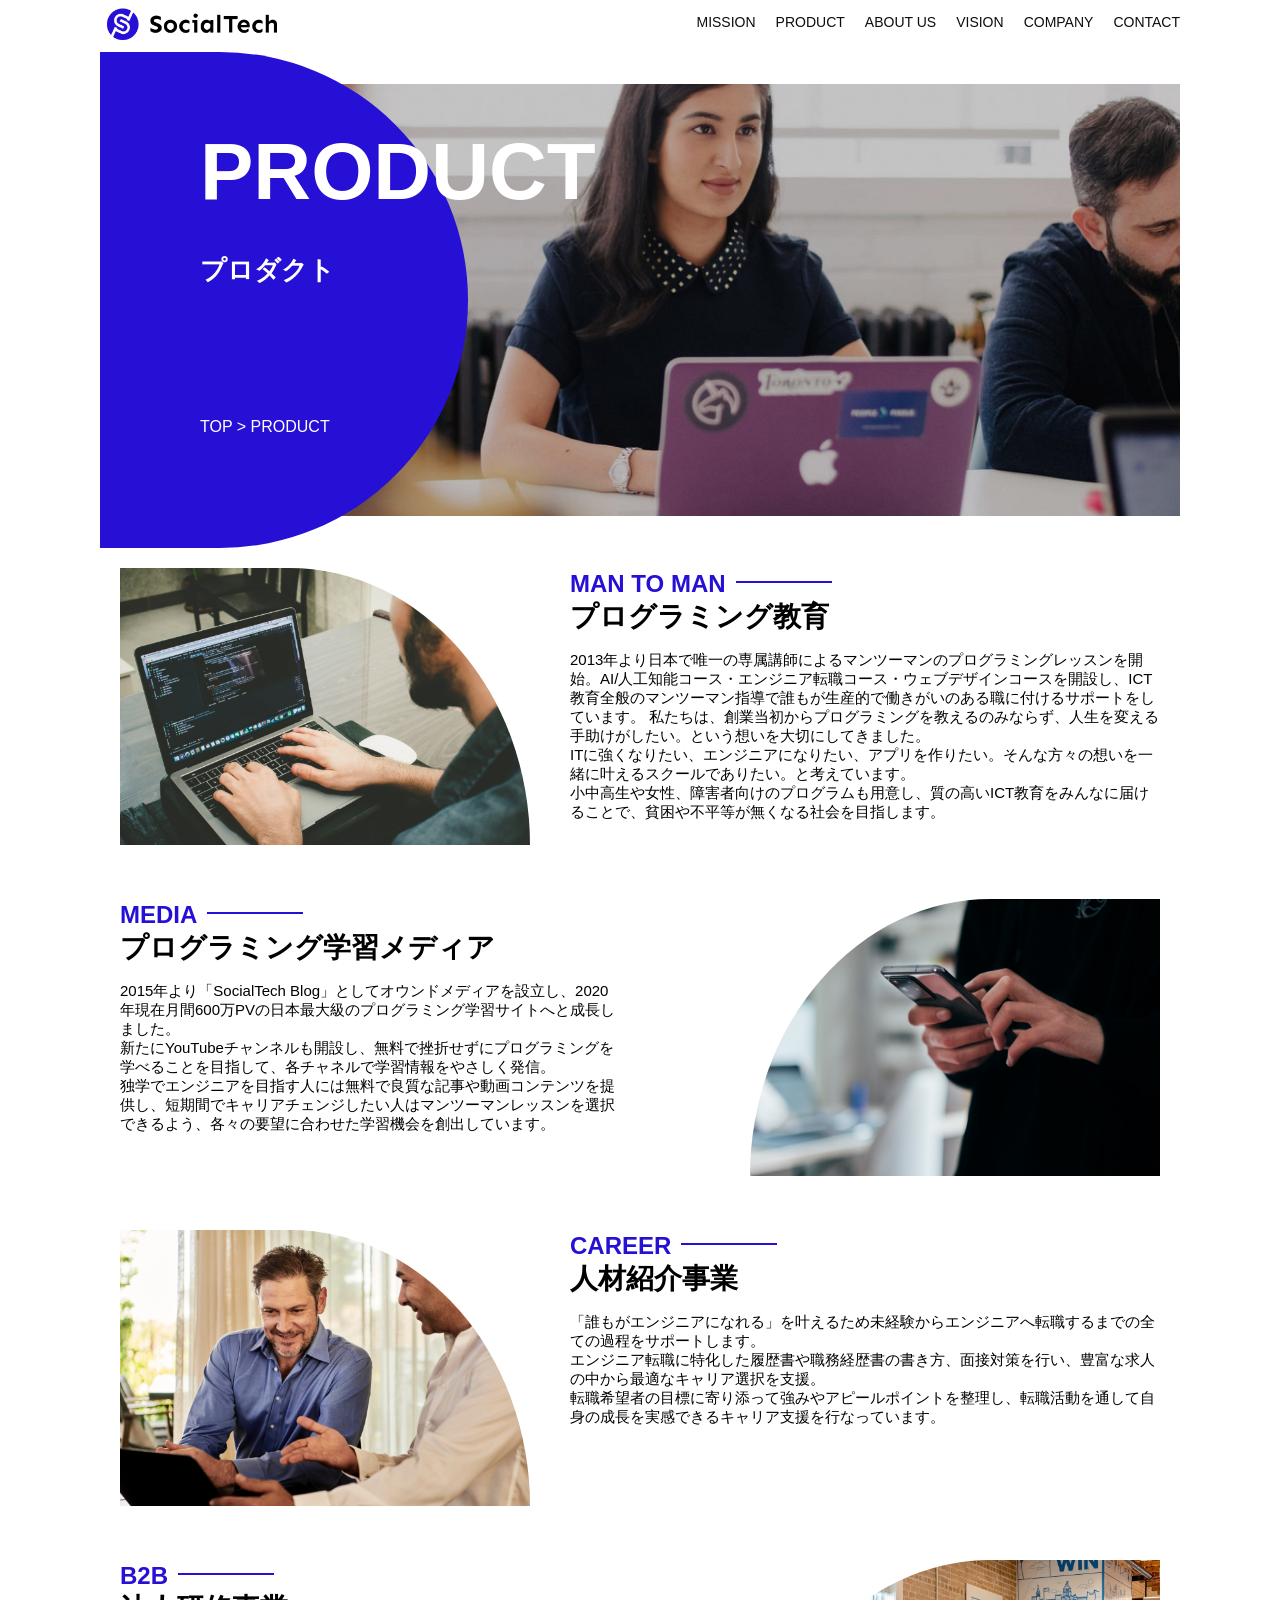
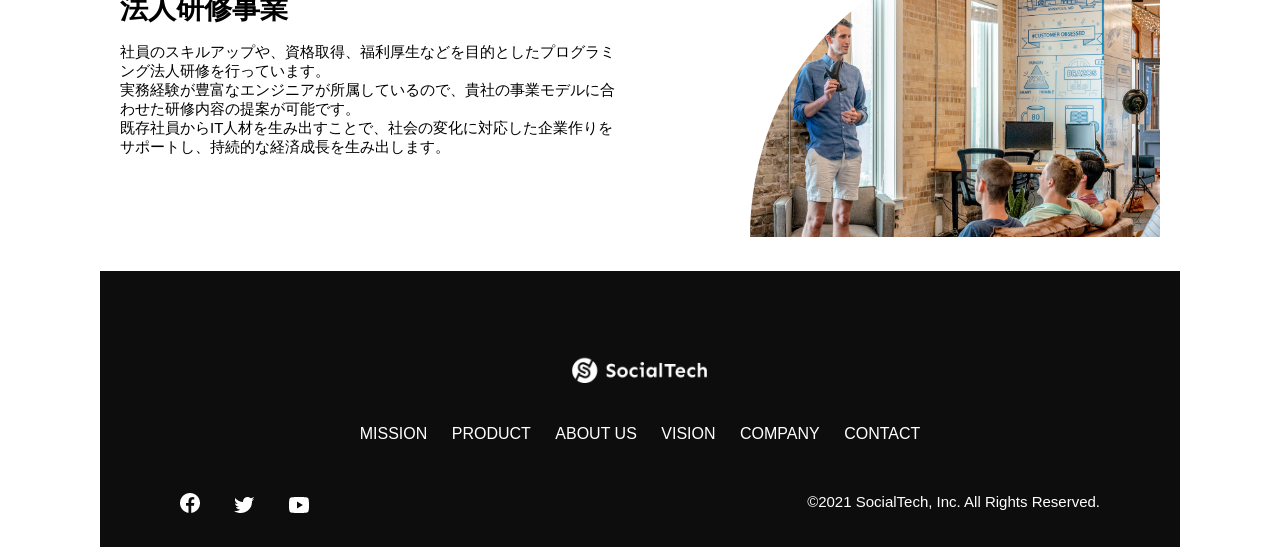
<file: kadai_tutorial_output/product.html>
<!DOCTYPE html>
<html>
  <head>
    <title>SocialTech -PRODUCT プロダクト-</title>
    <meta charset="utf-8">
    <meta name="description" content="SocialTechの4つのプロダクトを紹介します">
    <meta name="viewport" content="width=device-width, initial-scale=1.0">
    <link rel="stylesheet" href="style.css">
  </head>

  <body>
    <!-- ヘッダー -->
    <header>
      <!-- ロゴ -->
      <a href="index.html" id="logo">
        <img src="images/logo.png" alt="トップページに戻る">
      </a>

      <!-- PC用ナビゲーション -->
      <nav id="nav-pc">
        <ul>
          <li><a href="mission.html">MISSION</a></li>
          <li><a href="product.html">PRODUCT</a></li>
          <li><a href="index.html#aboutus">ABOUT US</a></li>
          <li><a href="index.html#vision">VISION</a></li>
          <li><a href="index.html#company">COMPANY</a></li>
          <li><a href="index.html#contact">CONTACT</a></li>
        </ul>
      </nav>

      <!-- スマホ用メニューボタン -->
      <button id="menu-sp" onclick="document.getElementById('nav-sp').style.display = 'block'">
        <img src="images/button-menu.png" alt="ナビゲーションを開く">
      </button>

      <!-- スマホ用ナビゲーション -->
      <div id="nav-sp">
        <button id="close" onclick="document.getElementById('nav-sp').style.display = 'none'">
          <img src="images/button-close.png" alt="ナビゲーションを閉じる">
        </button>

        <nav>
          <ul>
            <li>
              <a id="logo-sp" href="index.html" onclick="document.getElementById('nav-sp').style.display = 'none'"><img src="images/logo-sp.png" alt="トップページに戻る"></a>
            </li>
            <li><a class="menu" href="mission.html" onclick="document.getElementById('nav-sp').style.display = 'none'">MISSION</a></li>
            <li><a class="menu" href="product.html" onclick="document.getElementById('nav-sp').style.display = 'none'">PRODUCT</a></li>
            <li><a class="menu" href="index.html#aboutus" onclick="document.getElementById('nav-sp').style.display = 'none'">ABOUT US</a></li>
            <li><a class="menu" href="index.html#vision" onclick="document.getElementById('nav-sp').style.display = 'none'">VISION</a></li>
            <li><a class="menu" href="index.html#company" onclick="document.getElementById('nav-sp').style.display = 'none'">COMPANY</a></li>
            <li><a class="menu" href="index.html#contact" onclick="document.getElementById('nav-sp').style.display = 'none'">CONTACT</a></li>
          </ul>
        </nav>
        <div id="sns">
          <a href="https://www.facebook.com/sejuku2013">
            <img src="images/button-facebook.png" alt="Facebookのリンク">
          </a>
          <a href="https://twitter.com/samuraijuku">
            <img src="images/button-twitter.png" alt="Twitterのリンク">
          </a>
          <a href="https://www.youtube.com/channel/UCCFOQO5aDK0xXam4cUQXT8g">
            <img src="images/button-youtube.png" alt="YouTubeのリンク">
          </a>
        </div>
      </div>
    </header>

    <main>
      <article>
        <section id="product-main">
           <div class="product-main-inner">
             <div id="product-title">
               <h1>PRODUCT<br><span>プロダクト</span></h1>
               <p>TOP > PRODUCT</p>
             </div>
           </div>
         </section>
         <section class="product-section product-section-left">
           <div class="product-section-img">
             <img src="images/product/product-mantoman.png" alt="PCでコードを書く男性">
           </div>
           <div class="product-read">
             <h2 class="product-h2">MAN TO MAN</h2>
             <h3 class="product-h3">プログラミング教育</h3>
             <p>
               2013年より日本で唯一の専属講師によるマンツーマンのプログラミングレッスンを開始。AI/人工知能コース・エンジニア転職コース・ウェブデザインコースを開設し、ICT教育全般のマンツーマン指導で誰もが生産的で働きがいのある職に付けるサポートをしています。 私たちは、創業当初からプログラミングを教えるのみならず、人生を変える手助けがしたい。という想いを大切にしてきました。<br>ITに強くなりたい、エンジニアになりたい、アプリを作りたい。そんな方々の想いを一緒に叶えるスクールでありたい。と考えています。<br>小中高生や女性、障害者向けのプログラムも用意し、質の高いICT教育をみんなに届けることで、貧困や不平等が無くなる社会を目指します。
             </p>
           </div>
         </section>
 
         <section class="product-section product-section-right">
           <div class="product-read">
             <h2 class="product-h2">MEDIA</h2>
             <h3 class="product-h3">プログラミング学習メディア</h3>
             <p>2015年より「SocialTech Blog」としてオウンドメディアを設立し、2020年現在月間600万PVの日本最大級のプログラミング学習サイトへと成長しました。<br>新たにYouTubeチャンネルも開設し、無料で挫折せずにプログラミングを学べることを目指して、各チャネルで学習情報をやさしく発信。<br>独学でエンジニアを目指す人には無料で良質な記事や動画コンテンツを提供し、短期間でキャリアチェンジしたい人はマンツーマンレッスンを選択できるよう、各々の要望に合わせた学習機会を創出しています。</p>
           </div>
           <div class="product-section-img">
             <img src="images/product/product-media.png" alt="スマートフォンを操作する人">
           </div>
         </section>
 
         <section class="product-section product-section-left">
           <div class="product-section-img">
             <img src="images/product/product-career.png" alt="笑顔で話し合う2人の男性">
           </div>
           <div class="product-read">
             <h2 class="product-h2">CAREER</h2>
             <h3 class="product-h3">人材紹介事業</h3>
             <p>「誰もがエンジニアになれる」を叶えるため未経験からエンジニアへ転職するまでの全ての過程をサポートします。<br>エンジニア転職に特化した履歴書や職務経歴書の書き方、面接対策を行い、豊富な求人の中から最適なキャリア選択を支援。<br>転職希望者の目標に寄り添って強みやアピールポイントを整理し、転職活動を通して自身の成長を実感できるキャリア支援を行なっています。<br></p>
           </div>
         </section>
 
         <section class="product-section product-section-right">
           <div class="product-read">
             <h2 class="product-h2">B2B</h2>
             <h3 class="product-h3">法人研修事業</h3>
             <p>社員のスキルアップや、資格取得、福利厚生などを目的としたプログラミング法人研修を行っています。<br>実務経験が豊富なエンジニアが所属しているので、貴社の事業モデルに合わせた研修内容の提案が可能です。<br>既存社員からIT人材を生み出すことで、社会の変化に対応した企業作りをサポートし、持続的な経済成長を生み出します。</p>
           </div>
           <div class="product-section-img">
             <img src="images/product/product-b2b.png" alt="講演中の男性とそれを聴く人々">
           </div>
         </section>
      </article>
    </main>

    <footer>
      <div id="footer-logo">
        <img src="images/logo-sp.png" alt="SocialTech">
      </div>
      <div id="footer-link">
        <a href="mission.html">MISSION</a>
        <a href="product.html">PRODUCT</a>
        <a href="index.html#aboutus">ABOUT US</a>
        <a href="index.html#vision">VISION</a>
        <a href="index.html#company">COMPANY</a>
        <a href="index.html#contact">CONTACT</a>
      </div>
      <div id="sns-footer">
        <div class="sns-btns">
          <a href="https://www.facebook.com/sejuku2013"><img src="images/button-facebook.png" alt="Facebookのリンク"></a>
          <a href="https://twitter.com/samuraijuku"><img src="images/button-twitter.png" alt="Twitterのリンク"></a>
          <a href="https://www.youtube.com/channel/UCCFOQO5aDK0xXam4cUQXT8g"><img src="images/button-youtube.png" alt="YouTubeのリンク"></a>
        </div>
        <p id="copyright">&copy;2021 SocialTech, Inc. All Rights Reserved.</p>
      </div>
    </footer>
    
  </body>
</html>
</file>
<file: kadai_013/style.css>
* {
  box-sizing: border-box;
}

p {
  font-size: 15px;
}

body {
  max-width: 1080px;
  margin: 0 30px 0 30px;
  font-family: "Source Sans Pro", "Hiragino Kaku Gothic ProN", Meiryo, Arial, sans-serif;
}

/* ヘッダー */
header {
  display: flex;
  justify-content: space-between;
}


/* ナビゲーションのレイアウト */
#nav-pc {
  font-size: 14px;
}

#nav-pc ul {
  display: flex;
  padding-left: 0;
}

#nav-pc li {
  list-style: none;
}

#nav-pc a{
  text-decoration: none;
  margin-left: 20px;
  color: #0d0d0d;
}

#nav-pc a:hover {
  text-decoration: underline;
}

/* メインビジュアル*/
#main-visual {
  position: relative;
}

#main-visual img {
  width: 100%;
}

#main-image {
  position: absolute;
}

h1 {
  font-size: 15px;
  font-weight: bold;
}

@media screen and (max-width: 767px) {

  body {
    min-width: 375px;
    margin: 0;
  }

  #nav-pc {
    display: none;
    }


#menu-sp {
  border: none;
  float: right;
  padding: 0;
}

#nav-sp {
  background-color: #ce933e;
  position: absolute;
  left: 0;
  top: 0;
  height: 100%;
  width: 100%;
  display: none;
  z-index: 100;
}

#nav-sp ul {
  padding-left: 0;
}

#nav-sp li {
  list-style: none;
  margin: 0;
  padding: 0;
}

#close {
  position: absolute;
  top: 20px;
  right: 20px;
}

#logo-sp {
  margin: 80px 0 30px 20px;
}

#nav-sp a {
  display: block;
}

#nav-sp a:visited {
  color: #ffffff;
}

#nav-sp a:hover {
  color: #ffffff;
  text-decoration: underline;
}

#nav-sp a :active {
  color: #ffffff;
}

#nav-sp .menu {
  text-decoration: none;
  display: block;
  margin: 0 20px 0 20px;
  height: 44px;
  font-size: 16px;
  background-image: url(images/arrow.png);
  background-repeat: no-repeat;
  background-position: right top;
}
}

@media screen and (min-width: 767px) {
  #menu-sp {
    display: none;
  }

  #nav-sp {
    display: none;
  }
}
</file>
<file: kadai_tutorial_output/style.css>
/* PC、スマホ共通スタイル */
* {
  box-sizing: border-box;
}

p {
  font-size: 15px;
}

body {
  max-width: 1080px;
  margin: 0 auto 0 auto;
  font-family: "Source Sans Pro", "Hiragino Kaku Gothic ProN", Meiryo, Arial, sans-serif;
}

/* ヘッダー */
header {
  display: flex;
  justify-content: space-between;
}

/* ナビゲーションのレイアウト */
#nav-pc {
  font-size: 14px;
}

#nav-pc ul {
  display: flex;
  padding-left: 0;
}

#nav-pc li {
 list-style: none;
}

/* ナビゲーションのリンクの装飾設定 */
#nav-pc a {
  text-decoration: none;
  margin-left: 20px;
  color: #0d0d0d;
}

#nav-pc a:hover {
  text-decoration: underline; 
}
/* スマホ用ナビを非表示 */
  #nav-sp,
  #menu-sp {
    display: none;
  }

/* メインビジュアル*/
#main-visual {
  position: relative;
  height: 400px;
}

#main-message {
  position: absolute;
  top: 0;
  left: 0;
  background-color: #2710d5;
  color: #ffffff;
  border-radius: 0 0 476px 0;
  max-width: 620px;
  height: 100%;
  width: 100%;
  z-index: 11;
}

#main-message > h1 {
  font-size: 60px;
  margin: 100px 0 0 50px;
}
#main-message > p {
  font-size: 28px;
  margin: 0 0 0 50px;
}

#main-visual > img {
  max-width: 620px;
  border-radius: 476px 0 0 0;
  position: absolute;
  top: 0;
  right: 0;
  z-index: 10;
 }

 /* 見出し */
 h2 {
   margin: 40px 0 0 0; }
 
 h2::after {
   content: url("images/line.png");
   margin-left: 10px;
 }
 
 h3 {
   font-size: 27px;
 }

 /* ミッション */
 #mission {
   margin: 80px auto 80px auto;
 }
 
 #mission-flex {
   display: flex;
 }

 #mission-flex > div {
   width: 50%;
   margin: 20px;
 }
 
 #mission-photo {
   width: 100%;
 }
 
 #s2dgs {
   margin-top: 50px;
   width: 100%;
 }

 /* プロダクト */
 #product {
   background-color: #fafafa;
   margin: 80px 0 80px 0;
   padding: 10px 40px 0px 40px;
 }
 
 /* 外枠 */
 #product .product-flex {
   margin-top: 40px;
   display: flex;
 }
 
 /* 左のカラム */
 #product-left {
   width: 50%;
   margin-right: 20px;
 }
 
 /* 右のカラム */
 #product-right {
   width: 50%;
   margin-left: 20px;
   margin-top: 80px;
 }
 
 /* 画像＋説明の枠 */
 #product-left > div {
   position: relative;
   height: 480px;
   margin-right: 20px;
 }
 #product-right > div {
   position: relative;
   height: 480px;
   margin-left: 20px;
 }

 /* 画像 */
 .product-photo {
   width: 100%;
 }

 /* 説明文の枠 */
 .product-explain {
   background-color: #ffffff;
   position: absolute;
   left: 0;
   bottom: 50px;
   margin: 0 40px 0 40px;
   padding: 20px;
   box-shadow: 5px 5px 10px rgba(0, 0, 0, 0.05);
 }
 
 /* 説明文の英語 */
 .product-explain > span {
   color: #2710d5;
   font-weight: bold;
   font-size: 16px;
   margin: 0;
 }
 
 /* 説明文の見出し */
 .product-explain > h3 {
   margin: 5px 0 5px 0;
 }
 
 /* 説明文 */
 .product-explain > p {
   font-size: 14px;
   margin: 0;
 }
 
 /* もっと見るボタン */
 #product-more {
   text-align: center;
 }
 
 #product-more a {
   position: relative;
   bottom: -42px;
 }

 /* ABOUT US */
 #aboutus {
   margin: 80px auto 80px auto;
 }
 
 /* 3つの組織文化と画像を入れる枠 */
 #aboutus > div {
   display: flex;
 }

 /* 画像 */
 .culture-img {
   width: 50%;
   align-self: flex-start;
 }
 
 .culture-img2 {
   margin-top: 50px;
   width: 100%;
 }

 /* 3つの組織文化の表 */
 .culture-table {
   margin-right: 50px;
 }

 /* 番号 */
 .culture-num {
   font-size: 80px;
   color: #2710d5;
   padding: 0 20px 0 0;
 }

 /* 見出し */
 .culture-table th {
   text-align: left;
   font-size: 28px;
   font-weight: bold;
 }

 /* 組織文化英語 */
 .culture-en {
   color: #2710d5;
   font-size: 24px;
 }

 /* 説明文 */
 .culture-description {
   margin: 0;
 }

 /* ビジョン */
 #vision {
   margin: 80px auto 80px auto;
 }
 
 /* セクション内の外枠*/
 #vision > div {
   display: flex;
   justify-content: space-between;
   flex-wrap: wrap;
 }
 
 /*7つの行動指針の枠*/
 .vision-box {
   width: 300px;
   height: 300px;
   margin-bottom: 30px;
   position: relative;
 }

 .vision-box > img {
   width: 100%;
   position: relative;
   z-index: 30;
 }
 
 .vision-box > div {
   position: absolute;
   top: 0;
   left: 0;
   z-index: 31;
   margin-right: 20px;
 }
 
 .vision-box > div > h4 {
   color: #2710d5;
   font-size: 19px;
   margin: 80px 0 0 0;
 }
 
 .vision-box > div > h4::first-letter {
   font-size: 40px;
 }
 
 .vision-box > div > h5 {
   font-size: 20px;
   margin: 0 0 0 0;
 }
 
 .vision-box > div > p {
   margin: 10px 0 0 0;
 }

 /* 会社概要 */
 #company {
   margin: 80px auto 80px auto;
 }

 #company-table {
   width: 100%;
 }
 
 .tableheader {
   text-align: left;
   padding: 20px;
   border-bottom-color: #2710d5;
   border-bottom-width: 1px;
   border-bottom-style: solid;
   width: 100px;
 }
 
 .tableheader-first {
   border-top-color: #2710d5;
   border-top-width: 1px;
   border-top-style: solid;
 }
 
 .cell {
   padding: 30px;
   border-bottom-color: #ececec;
   border-bottom-width: 1px;
   border-bottom-style: solid;
 }
 
 .cell-first {
   border-top-color: #ececec;
   border-top-width: 1px;
   border-top-style: solid;
 }

 #company > iframe {
   width: 100%;
   height: 368px;
   margin-top: 40px;
 }

 /* お問い合わせ */
 #contact {
   margin: 80px auto 80px auto;
 }
 
 /* 外枠 */
 #contact > form > div {
   display: flex;
   flex-direction: row;
   flex-wrap: wrap;
   padding-bottom: 30px;
 }

 /* 左列の見出し */
 .contact-heading {
   width: 240px;
   align-self: center;
 }
 /* 見出しのラベル */
 .contact-label {
   font-weight: bold;
 }
 /* 必須 */
 .contact-span {
   color: #ce2222;
   margin: 0 0 0 20px;
   font-weight: bold;
 }

 /* テキストボックス */
 .contact-textbox {
   border-top: 0px;
   border-left: 0px;
   border-right: 0px;
   border-bottom-width: 1px;
   border-bottom-color: #707070;
   border-style: solid;
   background-color: #fafafa;
   width: 400px;
   height: 56px;
 }
 
 /* お問い合わせ内容のテキストエリア */
 .contact-textarea {
   border-top: 0px;
   border-left: 0px;
   border-right: 0px;
   border-bottom-width: 1px;
   border-bottom-color: #707070;
   background-color: #fafafa;
   width: 400px;
   height: 200px;
}

 /* 個人情報の取り扱い */
 #contact dt {
   font-weight: bold;
 }
 
 #contact dd {
   margin: 0 0 16px 0;
 }
 
 #contact dd p {
   margin: 0;
 }
 
 #contact dd ul {
   padding-left: 0;
 }
 
 #contact dd li {
   margin-bottom: 0;
   list-style: none;
 }

 /* フッター */
 footer {
   background-color: #0d0d0d;
   text-align: center;
   padding: 80px 80px 30px 80px;
 }
 
 #footer-logo {
   margin-bottom: 30px;
 }

 #footer-link {
   margin-bottom: 50px;
 }
 
 #footer-link > a {
   text-decoration: none;
   margin: 10px;
   color: #ffffff;
 }
 
 #footer-link > a:hover {
   text-decoration: underline;
 }

 #sns-footer {
   display: flex;
   justify-content: space-between;
 }
 
 #sns-footer a {
   margin-right: 30px;
 }
 
 #copyright {
   color: #ffffff;
   margin: 0;
 }

 /* mission.html用スタイル */
 /* ミッションのメインビジュアル */
 .mission-main-inner {
   background-image: url("images/mission/mission-main.png");
   background-repeat: no-repeat;
   background-position-y: center;
 }
 
 #mission-title {
   background-color: #2710d5;
   width: 368px;
   color: #ffffff;
   height: 496px;
   border-radius: 0 248px 248px 0;
   position: relative;
 }
 
 #mission-title h1 {
   position: absolute;
   top: 0;
   left: 100px;
   font-size: 80px;
   line-height: 1;
 }
 
 #mission-title h1 span {
   font-size: 26px;
 }
 
 #mission-title > p {
   position: absolute;
   top: 350px;
   left: 100px;
   font-size: 16px;
 }

 /* ミッションページ　S2DGSの設定 */
 #mission-s2dgs {
   padding: 20px;
 }
 
 .mission-h2 {
   color: #2710d5;
   font-size: 40px;
 }
 
 .mission-h2::after {
   content: none;
 }
 
  /* ミッションページ　5つのゴールの設定 */
 #mission-five-goals {
   padding: 20px;
   display: flex;
 }
 
 #mission-five-goals .five-goals-image {
   width: 30%;
   padding: 20px;
 }
 
 #mission-five-goals .five-goals-image img {
   width: 100%;
 }
 
 #mission-five-goals .five-goals-read {
   width: 70%;
   padding: 20px;
 }
 
 #mission-five-goals .five-goals-read > div {
   margin-bottom: 40px;
 }
 
 .fivegoals-image-right {
   float: right;
   margin: 20px;
 }
 
 .fivegoals-image-left {
   float: left;
   margin: 20px;
 }
 
 .fivegoals-number {
   color: #2710d5;
   font-size: 48px;
   font-weight: bold;
   margin: 0;
 }
 
 .fivegoals-h3 {
   font-size: 28px;
   margin: 0;
 }
 
 .fivegoals-p {
   margin: 0;
 }

 /* プロダクトページ */
 .product-main-inner {
   background-image: url("images/product/product-main.png");
   background-repeat: no-repeat;
   background-position-y: center;
 }
 
 #product-title {
   background-color: #2710d5;
   width: 368px;
   color: #ffffff;
   height: 496px;
   border-radius: 0 248px 248px 0;
   position: relative;
 }
 
 #product-title h1 {
   position: absolute;
   top: 0;
   left: 100px;
   font-size: 80px;
   line-height: 1;
 }
 
 #product-title h1 span {
   font-size: 26px;
 }
 
 #product-title > p {
   position: absolute;
   top: 350px;
   left: 100px;
   font-size: 16px;
 }

 /* セクション */
 .product-section {
   display: flex;
   padding: 20px 20px 0;
 }
 
 .product-section .product-section-img {
   width: 450px;
 }
 
 /* 左が画像のセクション*/
 .product-section-left .product-section-img img {
   width: 100%;
   padding: 0 40px 30px 0;
   border-radius: 0 432px 0 0;
 }
 
 .product-section-left .product-read {
   width: 50%;
   flex-grow: 1;
 }
 
 .product-section-left .product-read p {
   margin-bottom: 0;
 }
 
 /* 右が画像のセクション*/
 .product-section-right {
   justify-content: space-between;
 }
 
 .product-section-right .product-section-img img {
   width: 100%;
   padding: 0 0 30px 40px;
   border-radius: 432px 0 0 0;
 }
 
 .product-section-right .product-read {
   width: 500px;
 }
 
 .product-h2 {
   color: #2710d5;
   font-size: 24px;
   margin: 0;
 }
 
 .product-h3 {
   font-size: 28px;
   margin: 0;
 }

 /*====================
  スマートフォン用のスタイル
 =====================*/
 @media screen and (max-width: 767px) {
   /* PC用ナビゲーション非表示 */
   #nav-pc {
     display: none;
   }
 
   /* ハンバーガーメニュー */
   #menu-sp {
     display: block;
     background-color: transparent;
     float: right;
     padding: 0;
     border: none;
   }
 
   /* スマホ用ナビゲーションの表示切替*/
   /* 初期状態、レイアウトと非表示設定 */
   #nav-sp {
     background-color: #2710d5;
     position: fixed;
     left: 0;
     top: 0;
     height: 100%;
     width: 100%;
     display: none;
     z-index: 100;
   }

   /* ×ボタン */
   #close {
     position: absolute;
     top: 20px;
     right: 20px;
     background-color: transparent;
     border: none;
   }
 
   #nav-sp nav ul {
     padding-left: 0;
   }
 
   #nav-sp nav li {
     list-style: none;
   }
 
   /* ナビゲーションメニュー用ロゴ */
   #logo-sp {
     margin: 80px 0 30px 20px;
   } 

    /* ナビゲーションのリンクの装飾設定 */
  #nav-sp nav a {
    display: block;
    color: #ffffff;
  }
 
  #nav-sp nav a:hover {
     text-decoration: underline;
   }
 
   #nav-sp .menu {
     text-decoration: none;
     margin: 0 20px 0 20px;
     height: 44px;
     font-size: 16px;
     background-image: url("images/arrow.png");
     background-repeat: no-repeat;
     background-position: right top;
   }

    #sns {
    position: absolute;
    bottom: 20px;
    left: 20px;
   }

   #sns > a {
    margin-right: 30px;
   }
 /* メインビジュアル */
   #main-visual {
     position: relative;
     height: 470px;
   }
 
   #main-visual > div {
     text-align: center;
     height: 280px;
   }
 
   #main-visual h1 {
     font-size: 28px;
     margin: 90px 0 0 0;
   }
 
   #main-visual > div > p {
     margin: 0;
     font-size: 15px;
   }
 
   #main-visual > img {
     width: 100%;
     border-radius: 476px 0 0 0;
     top: auto;
     bottom: 0;
   }
   /*見出し*/
   h2 {
     margin: 15px 0 15px 0;
   }
   
   h3 {
     font-size: 24px;
     margin: 10px 0 0 0;
   }
     /* ミッション */
   #mission {
     margin: 20px 0 20px 0;
     padding: 0 20px 0 20px;
   }
 
   #mission-flex {
     flex-direction: column;
   }
 
   #mission-flex > div {
   width: 100%;
   margin: 0;
 }

 /* プロダクト */
    #product {
      margin: 0;
      padding: 10px 20px 0 20px;
    }
  
    /* 外枠 */
    #product .product-flex {
      flex-direction: column;
      margin-top: 0;
    }
  
    /* 左右のカラム　スマホでは縦並び */
    #product-left,
    #product-right {
      width: 100%;
      margin: 0;
    }
     /*  画像＋説明の枠 */
   #product-left > div,
   #product-right > div {
     height: auto;
     margin: 0;
   }
 
   /* 説明文の枠 */
   .product-explain {
     position: relative;
     margin: 0;
   }
 
   .product-explain > h3 {
     margin: 10px 0 10px 0;
     font-size: 24px;
   }
 
  /* もっと見るボタン */
    #product-more {
      text-align: left;
    }
    /* ABOUT US */
   #aboutus {
     margin: 80px 20px 80px 20px;
   }
 
   #aboutus > div {
     flex-direction: column;
  }
 
   .culture-table th {
     font-size: 16px;
   }
 
   .culture-table {
     margin-right: 0;
     padding-right: 20px;
     order: 2;
   }
 
   .culture-img {
     width: 100%;
     order: 1;
   }
 
   .culture-img2 {
     margin-top: 0;
   }
 
   .culture-num {
     padding: 0;
   }
 
   .culture-description {
     margin: 0;
   }
   /* ビジョン */
   #vision {
     margin: 80px 20px 80px 20px;
   }
 
   .vision-box > img {
     position: absolute;
     top: 0;
     left: 0;
   }
 
   .vision-box > div > h4 {
     margin: 60px 0 0 0;
   }

    /*会社概要*/
   #company {
     margin: 0 20px 0 20px;
   }
 
   #company > h3 {
     margin-bottom: 20px;
   }

  .tableheader {
     width: 50px;
   }
 
   .cell {
    padding: 20px;
   }
 
   #company > iframe {
     height: 240px;
   }

   /* お問い合わせ */
   #contact {
     margin: 80px 20px 80px 20px;
   }
 
   #contact > h3 {
     margin-bottom: 20px;
   }
 
   #contact > form > div {
     flex-direction: column;
     margin-bottom: 20px;
   }
 
   .contact-heading {
     align-self: auto;
     margin-bottom: 20px;
   }

  .contact-textbox {
     min-width: 300px;
     width: 100%;
   }
 
   .contact-textarea {
     height: 150px;
     width: 100%;
   }
 
   .radiobutton {
     margin-bottom: 20px;
   }
    /* フッター */
   footer {
     padding: 30px 20px 50px 20px;
     text-align: left;
   }
 
   #footer-link > a {
     margin: 0 20px 30px 0;
     display: block;
     background-image: url("images/arrow.png");
     background-repeat: no-repeat;
     background-position: right top;
   }
 
   #footer-link > a:hover {
     text-decoration: underline;
   }
 
   #sns-footer {
     flex-direction: column;
     justify-content: flex-start;
   }
 
   #copyright {
     font-size: 12px;
     margin-top: 30px;
   }
    /* mission.html用スタイル */
   /* ミッションのメインビジュアル */
   #mission-main {
     height: 256px;
     margin-top: 4%;
     position: relative;
   }
 
   .mission-main-inner {
     height: 80%;
     background-size: cover;
   }
 
   #mission-title {
     width: 136px;
     height: 256px;
     position: absolute;
     top: -10%;
   }
 
   #mission-title h1 {
     left: 20px;
     font-size: 40px;
   }
 
   #mission-title h1 span {
     font-size: 18px;
   }
 
   #mission-title > p {
     top: 180px;
     left: 20px;
     font-size: 13px;
   }

   /* ミッションページ　S2DGSの設定 */
    .mission-h2 {
      font-size: 38px;
      margin: 0px;
    }
  
    .mission-h2::after {
      content: none;
    }
  
    #mission-s2dgs > img {
      width: 100%;
    }

    /* ミッションページ　5つのゴールの設定 */
   #mission-five-goals {
     flex-direction: column;
   }
 
   #mission-five-goals > div {
     padding: 0;
   }
 
   #mission-five-goals .five-goals-image,
   #mission-five-goals .five-goals-read {
     width: 100%;
     padding: 0;
   }
 
   #mission-five-goals .five-goals-read > div {
     display: flex;
     flex-direction: column;
   }
 
   .fivegoals-image-right,
   .fivegoals-image-left {
     align-self: center;
   }

   /* プロダクトページ */
   #product-main {
     height: 256px;
     margin-top: 4%;
     position: relative;
   }
 
   .product-main-inner {
     height: 80%;
     background-size: cover;
   }
 
   #product-title {
     width: 136px;
     height: 256px;
     position: absolute;
     top: -10%;
   }
   
   #product-title h1 {
     left: 20px;
     font-size: 40px;
   }
 
   #product-title h1 span {
     font-size: 18px;
   }
 
   #product-title > p {
     top: 180px;
     left: 20px;
     font-size: 13px;
   }
   /* セクション */
   .product-section {
     flex-direction: column;
   }
 
   .product-section .product-section-img {
     width: 100%;
   }
   
   .product-section .product-section-img img {
     width: 100%;
     padding: 0;
   }
 
   /* 左が画像のセクション*/
   .product-section-left .product-section-img img {
     border-radius: 0 300px 0 0;
   }
 
   .product-section-left .product-read {
     width: 100%;
     flex-grow: 1;
   }
 
   /* 右が画像のセクション*/
   .product-section-right .product-section-img img {
     order: 1;
     border-radius: 300px 0 0 0;
   }
 
   .product-section-right .product-read {
     order: 2;
     width: 100%;
   }
   }
</file>
